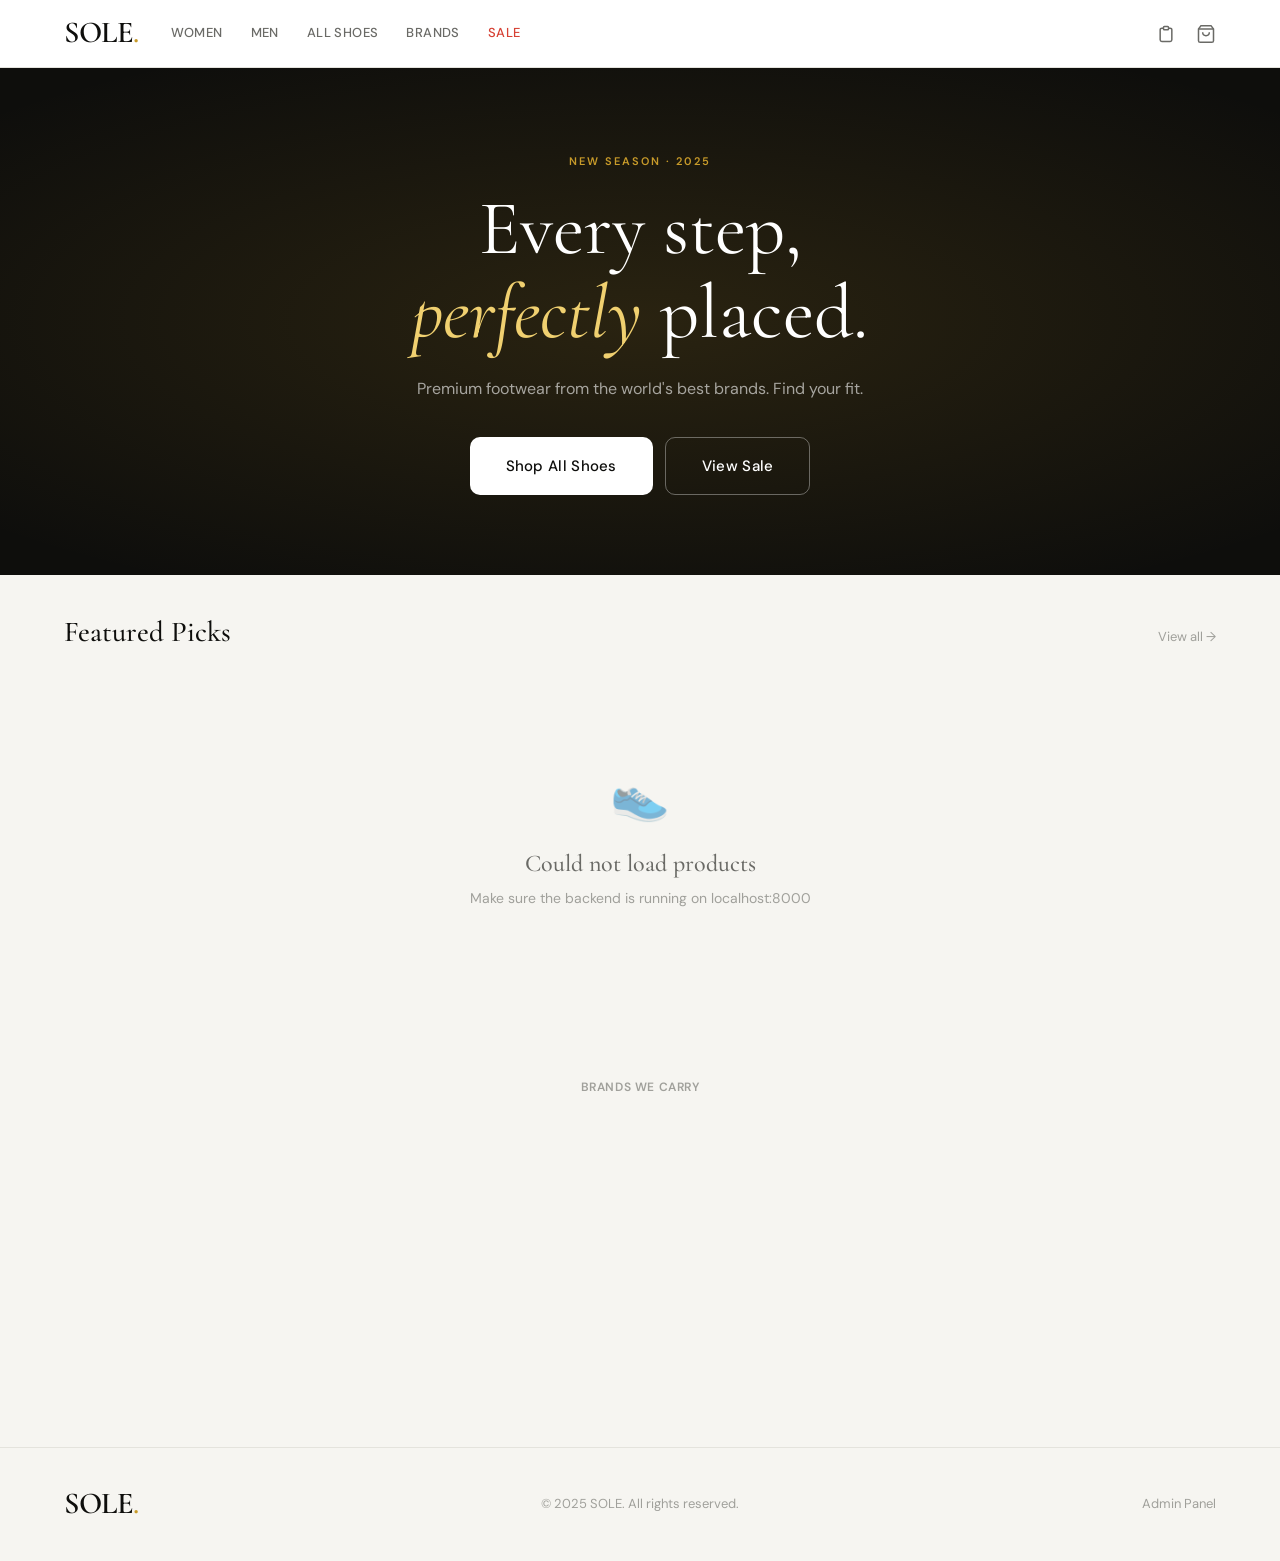
<file: frontend/index.html>
<!DOCTYPE html>
<html lang="en">
<head>
  <meta charset="UTF-8" />
  <meta name="viewport" content="width=device-width, initial-scale=1.0" />
  <title>SOLE. — Premium Footwear</title>
  <link rel="stylesheet" href="css/style.css" />
</head>
<body>

<!-- Sale Banner -->
<div class="sale-banner" id="sale-banner">
  <span>⚡ Flash Sale Live</span>
  <span class="discount-badge" id="sale-pct-banner">—% OFF</span>
  <span>Ends in</span>
  <span class="sale-countdown" id="banner-countdown">--:--:--</span>
  <a href="products.html" class="btn btn-sm" style="background:var(--gold);color:var(--black);margin-left:8px">Shop Now</a>
</div>

<!-- Nav -->
<nav class="nav">
  <div class="nav-inner">
    <a href="index.html" class="nav-brand">SOLE<span>.</span></a>
    <div class="nav-links">
      <a href="products.html?gender=women">Women</a>
      <a href="products.html?gender=men">Men</a>
      <a href="products.html">All Shoes</a>
      <a href="products.html?brand=Nike">Brands</a>
      <a href="products.html?sale=true" class="sale-link">Sale</a>
    </div>
    <div class="nav-right">
      <a href="orders.html" class="nav-icon-btn" title="My Orders">
        <svg fill="none" stroke="currentColor" stroke-width="1.8" viewBox="0 0 24 24"><path d="M9 5H7a2 2 0 00-2 2v12a2 2 0 002 2h10a2 2 0 002-2V7a2 2 0 00-2-2h-2"/><rect x="9" y="3" width="6" height="4" rx="1"/></svg>
      </a>
      <a href="cart.html" class="nav-icon-btn" title="Cart" style="position:relative">
        <svg fill="none" stroke="currentColor" stroke-width="1.8" viewBox="0 0 24 24"><path d="M6 2L3 6v14a2 2 0 002 2h14a2 2 0 002-2V6l-3-4z"/><line x1="3" y1="6" x2="21" y2="6"/><path d="M16 10a4 4 0 01-8 0"/></svg>
        <span class="cart-badge" id="cart-badge" style="display:none">0</span>
      </a>
    </div>
  </div>
</nav>

<!-- Hero -->
<section class="hero" id="hero">
  <div style="position:relative;z-index:1">
    <div class="hero-tag">New Season · 2025</div>
    <h1 class="hero-title">Every step,<br><em>perfectly</em> placed.</h1>
    <p class="hero-sub">Premium footwear from the world's best brands. Find your fit.</p>

    <!-- Live sale info (shown only when sale is active) -->
    <div class="hero-sale-info hidden" id="hero-sale-box">
      <span class="sale-countdown" id="hero-countdown">--:--:--</span>
      <span style="color:rgba(255,255,255,.5)">|</span>
      <span id="hero-sale-label">Flash Sale</span>
      <span class="discount-badge" id="hero-pct" style="background:var(--gold);color:var(--black)">— % OFF</span>
    </div>

    <div style="display:flex;gap:12px;justify-content:center;flex-wrap:wrap">
      <a href="products.html" class="btn btn-lg" style="background:var(--white);color:var(--black)">Shop All Shoes</a>
      <a href="products.html?sale=true" class="btn btn-lg" style="background:transparent;color:var(--white);border:1.5px solid rgba(255,255,255,.35)" id="sale-cta">View Sale</a>
    </div>
  </div>
</section>

<!-- Featured Products -->
<main class="container page-content">
  <div class="section-header">
    <h2 class="section-title">Featured Picks</h2>
    <a href="products.html" class="text-sm text-muted" style="margin-left:auto">View all →</a>
  </div>

  <div class="product-grid" id="featured-grid">
    <!-- Injected by JS -->
    <div class="page-loader" style="grid-column:1/-1">
      <div class="spinner"></div>
    </div>
  </div>

  <!-- Brands strip -->
  <div style="margin-top:64px">
    <p class="section-label" style="text-align:center;margin-bottom:28px">Brands we carry</p>
    <div style="display:flex;gap:32px;flex-wrap:wrap;justify-content:center;align-items:center">
      <span id="brands-list" class="text-muted" style="font-size:14px;display:flex;gap:32px;flex-wrap:wrap;justify-content:center"></span>
    </div>
  </div>
</main>

<!-- Footer -->
<footer style="border-top:1px solid var(--border);padding:32px 0;margin-top:40px">
  <div class="container" style="display:flex;justify-content:space-between;align-items:center;flex-wrap:wrap;gap:16px">
    <span class="nav-brand">SOLE<span>.</span></span>
    <span class="text-sm text-muted">© 2025 SOLE. All rights reserved.</span>
    <a href="admin.html" class="text-sm text-muted">Admin Panel</a>
  </div>
</footer>

<div id="toast-container"></div>

<script src="js/cart.js"></script>
<script src="js/api.js"></script>
<script src="js/pages/index.js"></script>
</body>
</html>
</file>
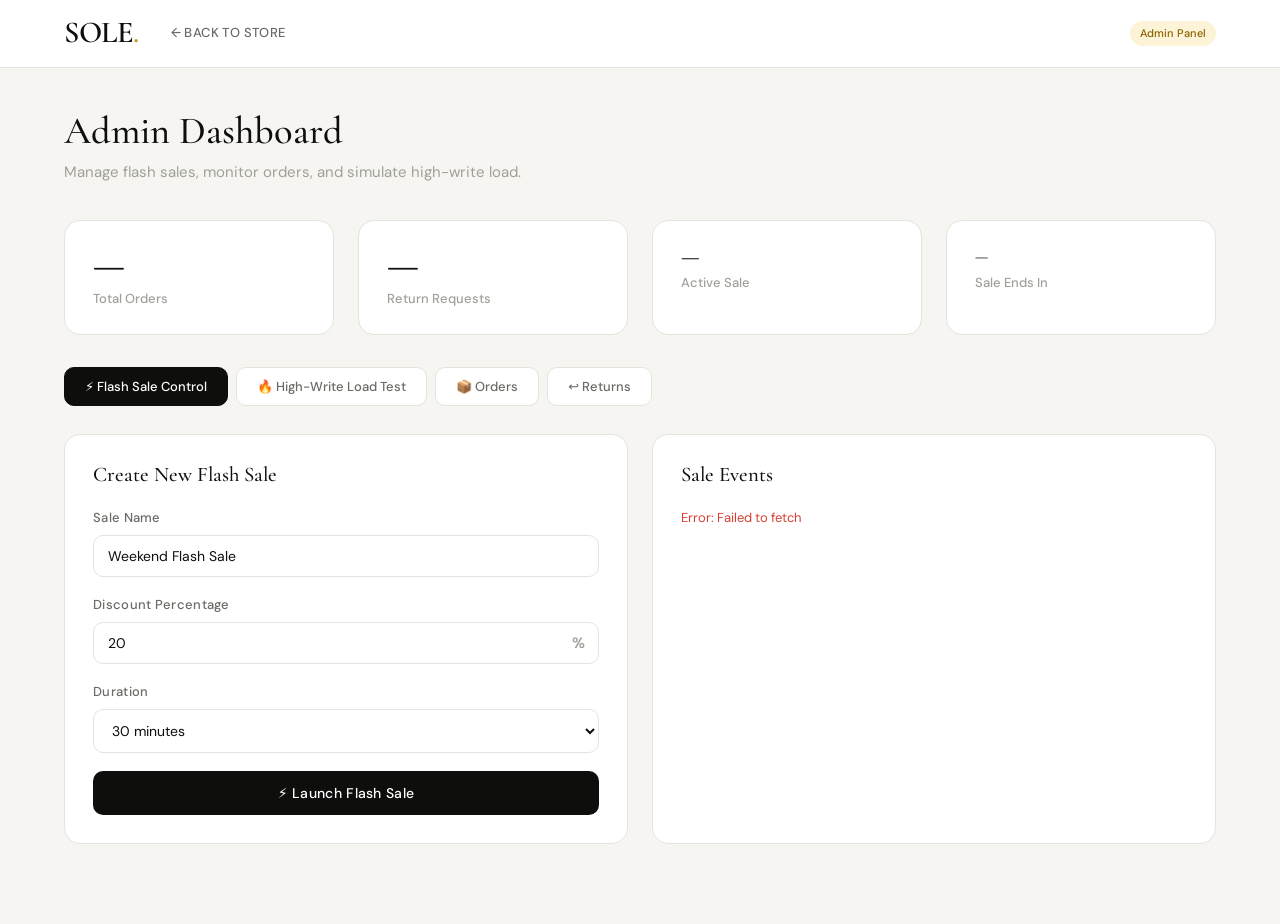
<file: frontend/admin.html>
<!DOCTYPE html>
<html lang="en">
<head>
  <meta charset="UTF-8" />
  <meta name="viewport" content="width=device-width, initial-scale=1.0" />
  <title>Admin Panel — SOLE.</title>
  <link rel="stylesheet" href="css/style.css" />
  <style>
    .admin-nav {
      display: flex; gap: 8px; flex-wrap: wrap; margin-bottom: 28px;
    }
    .admin-tab {
      padding: 10px 20px;
      border-radius: var(--radius-md);
      font-size: 13px;
      font-weight: 500;
      border: 1.5px solid var(--border);
      color: var(--text-secondary);
      background: var(--surface);
      cursor: pointer;
      transition: all var(--transition);
    }
    .admin-tab.active {
      background: var(--black);
      color: var(--white);
      border-color: var(--black);
    }

    .sale-row {
      display: flex;
      align-items: center;
      justify-content: space-between;
      padding: 16px 20px;
      border: 1.5px solid var(--border);
      border-radius: var(--radius-md);
      margin-bottom: 10px;
      background: var(--surface);
      gap: 12px;
      flex-wrap: wrap;
      transition: border-color var(--transition);
    }
    .sale-row.is-active {
      border-color: var(--gold);
      background: #FFFDF0;
    }
    .active-dot {
      width: 8px; height: 8px; border-radius: 50%;
      background: var(--green); box-shadow: 0 0 0 3px var(--green-light);
      display: inline-block; flex-shrink: 0;
      animation: pulse 1.5s ease infinite;
    }
    @keyframes pulse {
      0%, 100% { box-shadow: 0 0 0 3px var(--green-light); }
      50%       { box-shadow: 0 0 0 6px rgba(42,122,75,.15); }
    }
    .order-row {
      display: flex;
      align-items: center;
      justify-content: space-between;
      padding: 12px 18px;
      border-bottom: 1px solid var(--border);
      font-size: 13px;
      gap: 10px;
      flex-wrap: wrap;
    }
    .order-row:last-child { border-bottom: none; }

    .progress-bar {
      height: 4px;
      background: var(--border);
      border-radius: 99px;
      overflow: hidden;
      margin-top: 8px;
    }
    .progress-fill {
      height: 100%;
      background: var(--gold);
      border-radius: 99px;
      transition: width 300ms ease;
    }
    .demo-section {
      border: 1.5px dashed var(--border);
      border-radius: var(--radius-lg);
      padding: 28px;
      background: var(--surface);
    }
    .demo-section-title {
      font-family: var(--font-display);
      font-size: 1.2rem;
      font-weight: 500;
      margin-bottom: 6px;
    }
  </style>
</head>
<body>

<nav class="nav">
  <div class="nav-inner">
    <a href="index.html" class="nav-brand">SOLE<span>.</span></a>
    <div class="nav-links">
      <a href="products.html">← Back to Store</a>
    </div>
    <div class="nav-right">
      <span class="badge badge-gold" style="font-size:11px">Admin Panel</span>
    </div>
  </div>
</nav>

<main class="container page-content">
  <div style="margin-bottom:36px">
    <h1 style="font-family:var(--font-display);font-size:2.4rem;margin-bottom:6px">
      Admin Dashboard
    </h1>
    <p class="text-muted">Manage flash sales, monitor orders, and simulate high-write load.</p>
  </div>

  <!-- Stats Row -->
  <div class="admin-grid" style="margin-bottom:32px;grid-template-columns:repeat(4,1fr)">
    <div class="stat-card">
      <div class="stat-value" id="stat-orders">—</div>
      <div class="stat-label">Total Orders</div>
    </div>
    <div class="stat-card">
      <div class="stat-value" id="stat-returns">—</div>
      <div class="stat-label">Return Requests</div>
    </div>
    <div class="stat-card">
      <div class="stat-value" id="stat-sale-status" style="font-size:1.4rem">—</div>
      <div class="stat-label">Active Sale</div>
    </div>
    <div class="stat-card">
      <div class="stat-value text-sm" id="stat-sale-ends" style="font-size:1rem;line-height:1.4">—</div>
      <div class="stat-label">Sale Ends In</div>
    </div>
  </div>

  <!-- Tabs -->
  <div class="admin-nav">
    <button class="admin-tab active" data-tab="sales">⚡ Flash Sale Control</button>
    <button class="admin-tab" data-tab="load">🔥 High-Write Load Test</button>
    <button class="admin-tab" data-tab="orders">📦 Orders</button>
    <button class="admin-tab" data-tab="returns">↩️ Returns</button>
  </div>

  <!-- ─────────── TAB: FLASH SALE ─────────── -->
  <div id="tab-sales">
    <div style="display:grid;grid-template-columns:1fr 1fr;gap:24px">
      <!-- Create Sale -->
      <div class="card">
        <h3 style="font-family:var(--font-display);font-size:1.3rem;margin-bottom:20px">
          Create New Flash Sale
        </h3>
        <div class="form-group">
          <label class="form-label">Sale Name</label>
          <input type="text" class="form-input" id="sale-name" value="Weekend Flash Sale"
                 placeholder="e.g. Weekend Flash Sale" />
        </div>
        <div class="form-group">
          <label class="form-label">Discount Percentage</label>
          <div style="position:relative">
            <input type="number" class="form-input" id="sale-discount" value="20"
                   min="1" max="90" style="padding-right:36px" />
            <span style="position:absolute;right:14px;top:50%;transform:translateY(-50%);
                         color:var(--text-muted);font-weight:600">%</span>
          </div>
        </div>
        <div class="form-group">
          <label class="form-label">Duration</label>
          <select class="form-select" id="sale-duration">
            <option value="10">10 minutes (demo)</option>
            <option value="30" selected>30 minutes</option>
            <option value="60">1 hour</option>
            <option value="120">2 hours</option>
            <option value="1440">24 hours</option>
          </select>
        </div>
        <button class="btn btn-primary btn-block" id="create-sale-btn">
          ⚡ Launch Flash Sale
        </button>
      </div>

      <!-- Active Sales -->
      <div class="card">
        <h3 style="font-family:var(--font-display);font-size:1.3rem;margin-bottom:20px">
          Sale Events
        </h3>
        <div id="sales-list">
          <div class="page-loader" style="padding:32px 0"><div class="spinner"></div></div>
        </div>
      </div>
    </div>
  </div>

  <!-- ─────────── TAB: LOAD TEST ─────────── -->
  <div id="tab-load" class="hidden">
    <div class="demo-section" style="margin-bottom:24px">
      <div class="demo-section-title">⚡ High-Write Load Simulator</div>
      <p class="text-muted" style="font-size:14px;margin-bottom:20px">
        This simulates a flash sale scenario where multiple concurrent users attempt to
        purchase the same limited-stock variant simultaneously. The backend uses
        <code style="background:var(--bg);padding:2px 6px;border-radius:4px;font-size:12px">UPDATE ... WHERE stock >= qty</code>
        inside an InnoDB transaction to prevent overselling — only one request wins per
        available unit of stock.
      </p>

      <div style="display:grid;grid-template-columns:repeat(3,1fr);gap:16px;margin-bottom:20px">
        <div class="form-group" style="margin:0">
          <label class="form-label">Concurrent Requests</label>
          <select class="form-select" id="load-concurrency">
            <option value="5">5 requests</option>
            <option value="10" selected>10 requests</option>
            <option value="20">20 requests</option>
            <option value="50">50 requests</option>
          </select>
        </div>
        <div class="form-group" style="margin:0">
          <label class="form-label">Target Variant (Product ID)</label>
          <input type="number" class="form-input" id="load-product-id" value="1" min="1" max="8" />
        </div>
        <div class="form-group" style="margin:0">
          <label class="form-label">Size (EU)</label>
          <select class="form-select" id="load-size">
            <option value="42" selected>42</option>
            <option value="41">41</option>
            <option value="43">43</option>
            <option value="44">44</option>
          </select>
        </div>
      </div>

      <div style="display:flex;gap:10px;flex-wrap:wrap">
        <button class="btn btn-primary" id="run-load-test-btn">
          🔥 Run Load Test
        </button>
        <button class="btn btn-ghost" id="clear-log-btn">Clear Log</button>
        <button class="btn btn-outline" id="check-stock-btn">Check Current Stock</button>
      </div>
    </div>

    <!-- Progress -->
    <div class="hidden" id="load-progress-box" style="margin-bottom:16px">
      <div style="display:flex;justify-content:space-between;font-size:13px;margin-bottom:6px">
        <span>Sending requests…</span>
        <span id="load-progress-label">0 / 0</span>
      </div>
      <div class="progress-bar">
        <div class="progress-fill" id="load-progress-fill" style="width:0%"></div>
      </div>
    </div>

    <!-- Summary -->
    <div class="hidden" id="load-summary"
         style="display:grid;grid-template-columns:repeat(4,1fr);gap:12px;margin-bottom:16px">
      <div class="stat-card" style="padding:16px 20px">
        <div class="stat-value text-green" id="load-success-count">0</div>
        <div class="stat-label">Orders Created</div>
      </div>
      <div class="stat-card" style="padding:16px 20px">
        <div class="stat-value text-red" id="load-fail-count">0</div>
        <div class="stat-label">Stock Conflicts</div>
      </div>
      <div class="stat-card" style="padding:16px 20px">
        <div class="stat-value" id="load-total-count">0</div>
        <div class="stat-label">Total Requests</div>
      </div>
      <div class="stat-card" style="padding:16px 20px">
        <div class="stat-value" id="load-time">—</div>
        <div class="stat-label">Duration (ms)</div>
      </div>
    </div>

    <!-- Log Output -->
    <div class="load-test-results" id="load-log">
      <span class="log-info">// Load test results will appear here.</span><br>
      <span class="log-info">// Start by launching a Flash Sale, then run the test.</span>
    </div>
  </div>

  <!-- ─────────── TAB: ORDERS ─────────── -->
  <div id="tab-orders" class="hidden">
    <div class="card" style="padding:0">
      <div style="padding:20px 24px;border-bottom:1px solid var(--border);
                  display:flex;justify-content:space-between;align-items:center;flex-wrap:wrap;gap:10px">
        <h3 style="font-family:var(--font-display);font-size:1.2rem">All Orders</h3>
        <button class="btn btn-ghost btn-sm" onclick="loadAdminOrders()">↻ Refresh</button>
      </div>
      <div id="admin-orders-list">
        <div class="page-loader"><div class="spinner"></div></div>
      </div>
    </div>

    <div style="margin-top:16px;padding:14px 18px;background:var(--bg);border-radius:var(--radius-md);
                font-size:13px;color:var(--text-secondary)">
      💡 <strong>Advance status</strong> to simulate delivery progression — useful for testing the returns flow.
    </div>
  </div>

  <!-- ─────────── TAB: RETURNS ─────────── -->
  <div id="tab-returns" class="hidden">
    <div class="card" style="padding:0">
      <div style="padding:20px 24px;border-bottom:1px solid var(--border);
                  display:flex;justify-content:space-between;align-items:center;flex-wrap:wrap;gap:10px">
        <h3 style="font-family:var(--font-display);font-size:1.2rem">Return Requests</h3>
        <button class="btn btn-ghost btn-sm" onclick="loadAdminReturns()">↻ Refresh</button>
      </div>
      <div id="admin-returns-list">
        <div class="page-loader"><div class="spinner"></div></div>
      </div>
    </div>
  </div>
</main>

<div id="toast-container"></div>

<script src="js/cart.js"></script>
<script src="js/api.js"></script>
<script src="js/pages/admin.js"></script>
</body>
</html>
</file>
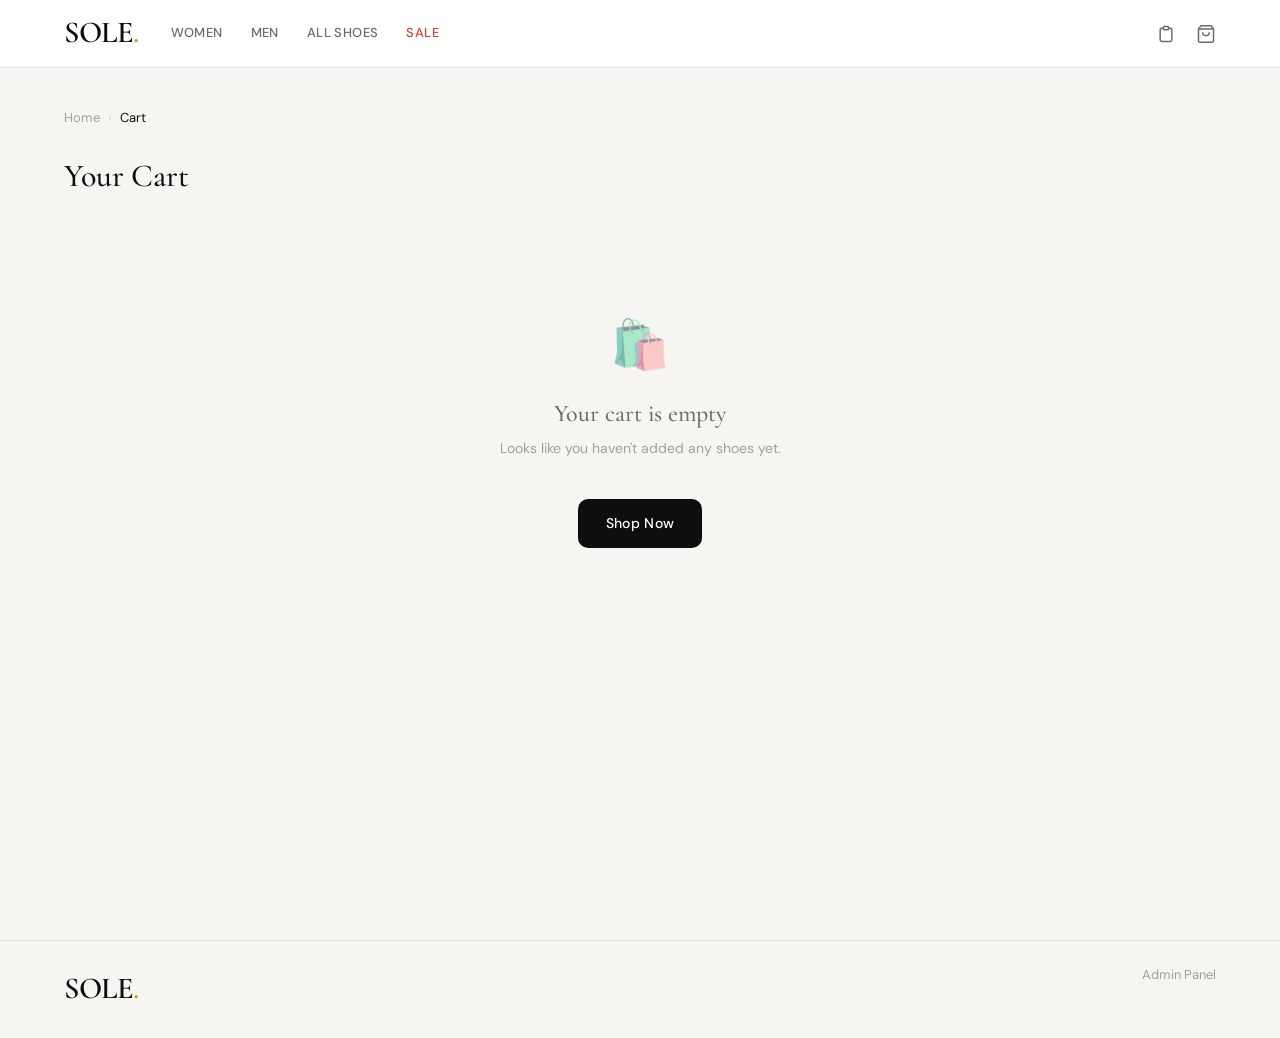
<file: frontend/cart.html>
<!DOCTYPE html>
<html lang="en">
<head>
  <meta charset="UTF-8" />
  <meta name="viewport" content="width=device-width, initial-scale=1.0" />
  <title>Cart — SOLE.</title>
  <link rel="stylesheet" href="css/style.css" />
</head>
<body>

<div class="sale-banner" id="sale-banner">
  <span>⚡ Flash Sale Live</span>
  <span class="discount-badge" id="sale-pct-banner">—% OFF</span>
  <span>Ends in</span>
  <span class="sale-countdown" id="banner-countdown">--:--:--</span>
</div>

<nav class="nav">
  <div class="nav-inner">
    <a href="index.html" class="nav-brand">SOLE<span>.</span></a>
    <div class="nav-links">
      <a href="products.html?gender=women">Women</a>
      <a href="products.html?gender=men">Men</a>
      <a href="products.html">All Shoes</a>
      <a href="products.html?sale=true" class="sale-link">Sale</a>
    </div>
    <div class="nav-right">
      <a href="orders.html" class="nav-icon-btn">
        <svg fill="none" stroke="currentColor" stroke-width="1.8" viewBox="0 0 24 24"><path d="M9 5H7a2 2 0 00-2 2v12a2 2 0 002 2h10a2 2 0 002-2V7a2 2 0 00-2-2h-2"/><rect x="9" y="3" width="6" height="4" rx="1"/></svg>
      </a>
      <a href="cart.html" class="nav-icon-btn" style="position:relative">
        <svg fill="none" stroke="currentColor" stroke-width="1.8" viewBox="0 0 24 24"><path d="M6 2L3 6v14a2 2 0 002 2h14a2 2 0 002-2V6l-3-4z"/><line x1="3" y1="6" x2="21" y2="6"/><path d="M16 10a4 4 0 01-8 0"/></svg>
        <span class="cart-badge" id="cart-badge" style="display:none">0</span>
      </a>
    </div>
  </div>
</nav>

<main class="container page-content">
  <div class="breadcrumb">
    <a href="index.html">Home</a>
    <span class="sep">›</span>
    <span class="current">Cart</span>
  </div>

  <h1 style="font-family:var(--font-display);font-size:2rem;margin-bottom:32px">
    Your Cart <span class="section-count" id="cart-count-title"></span>
  </h1>

  <!-- Empty State -->
  <div class="empty-state hidden" id="empty-state">
    <div class="empty-state-icon">🛍️</div>
    <h3>Your cart is empty</h3>
    <p>Looks like you haven't added any shoes yet.</p>
    <a href="products.html" class="btn btn-primary mt-16">Shop Now</a>
  </div>

  <!-- Cart Content -->
  <div class="cart-layout" id="cart-content">
    <!-- Cart Items -->
    <div>
      <div class="card" style="padding:0 28px">
        <div id="cart-items-list"><!-- JS --></div>
      </div>
    </div>

    <!-- Order Summary -->
    <div>
      <div class="cart-summary">
        <div class="summary-title">Order Summary</div>

        <div class="summary-row">
          <span>Subtotal</span>
          <span id="summary-subtotal">$0.00</span>
        </div>
        <div class="summary-row hidden" id="discount-row" style="color:var(--red)">
          <span id="discount-label">Sale Discount</span>
          <span id="summary-discount">-$0.00</span>
        </div>
        <div class="summary-row">
          <span>Shipping</span>
          <span id="summary-shipping">Free</span>
        </div>
        <div class="summary-row total">
          <span>Total</span>
          <span id="summary-total">$0.00</span>
        </div>

        <button class="btn btn-primary btn-block btn-lg mt-24" id="checkout-btn">
          Proceed to Checkout
        </button>

        <div style="text-align:center;margin-top:14px">
          <a href="products.html" class="text-sm text-muted" style="text-decoration:underline">
            Continue Shopping
          </a>
        </div>
      </div>

      <!-- Sale nudge (shown if sale active) -->
      <div class="hidden" id="sale-nudge"
           style="margin-top:14px;background:var(--black);color:var(--white);
                  border-radius:var(--radius-md);padding:16px 18px;font-size:13px;
                  display:flex;align-items:center;gap:10px">
        <span style="font-size:18px">⚡</span>
        <div>
          <strong id="sale-nudge-label">Flash Sale</strong> is live!<br>
          <span style="color:rgba(255,255,255,.6)">Your discounted prices are applied above.</span>
        </div>
      </div>
    </div>
  </div>

  <!-- Checkout Modal -->
  <div class="modal-overlay hidden" id="checkout-modal">
    <div class="modal">
      <h2 class="modal-title">Shipping Details</h2>
      <div class="form-group">
        <label class="form-label">Full Name</label>
        <input type="text" class="form-input" id="shipping-name"
               placeholder="Alex Mercer" value="Alex Mercer" />
      </div>
      <div class="form-group">
        <label class="form-label">Delivery Address</label>
        <textarea class="form-textarea" id="shipping-address"
                  placeholder="123 Main St, City, Country">123 Main St, Apt 4B, New York, NY 10001</textarea>
      </div>
      <div style="margin-top:8px;padding:12px 14px;background:var(--bg);
                  border-radius:var(--radius-md);font-size:13px;color:var(--text-secondary)">
        <strong>Order Total:</strong>
        <span id="modal-total" style="color:var(--text-primary);font-weight:600;margin-left:4px"></span>
      </div>
      <div style="display:flex;gap:10px;margin-top:24px">
        <button class="btn btn-ghost" style="flex:1" onclick="closeCheckoutModal()">Cancel</button>
        <button class="btn btn-primary" style="flex:1" id="place-order-btn">
          Place Order
        </button>
      </div>
    </div>
  </div>
</main>

<footer style="border-top:1px solid var(--border);padding:24px 0;margin-top:40px">
  <div class="container" style="display:flex;justify-content:space-between;flex-wrap:wrap;gap:8px">
    <span class="nav-brand">SOLE<span>.</span></span>
    <a href="admin.html" class="text-sm text-muted">Admin Panel</a>
  </div>
</footer>

<div id="toast-container"></div>

<script src="js/cart.js"></script>
<script src="js/api.js"></script>
<script src="js/pages/cart.js"></script>
</body>
</html>
</file>
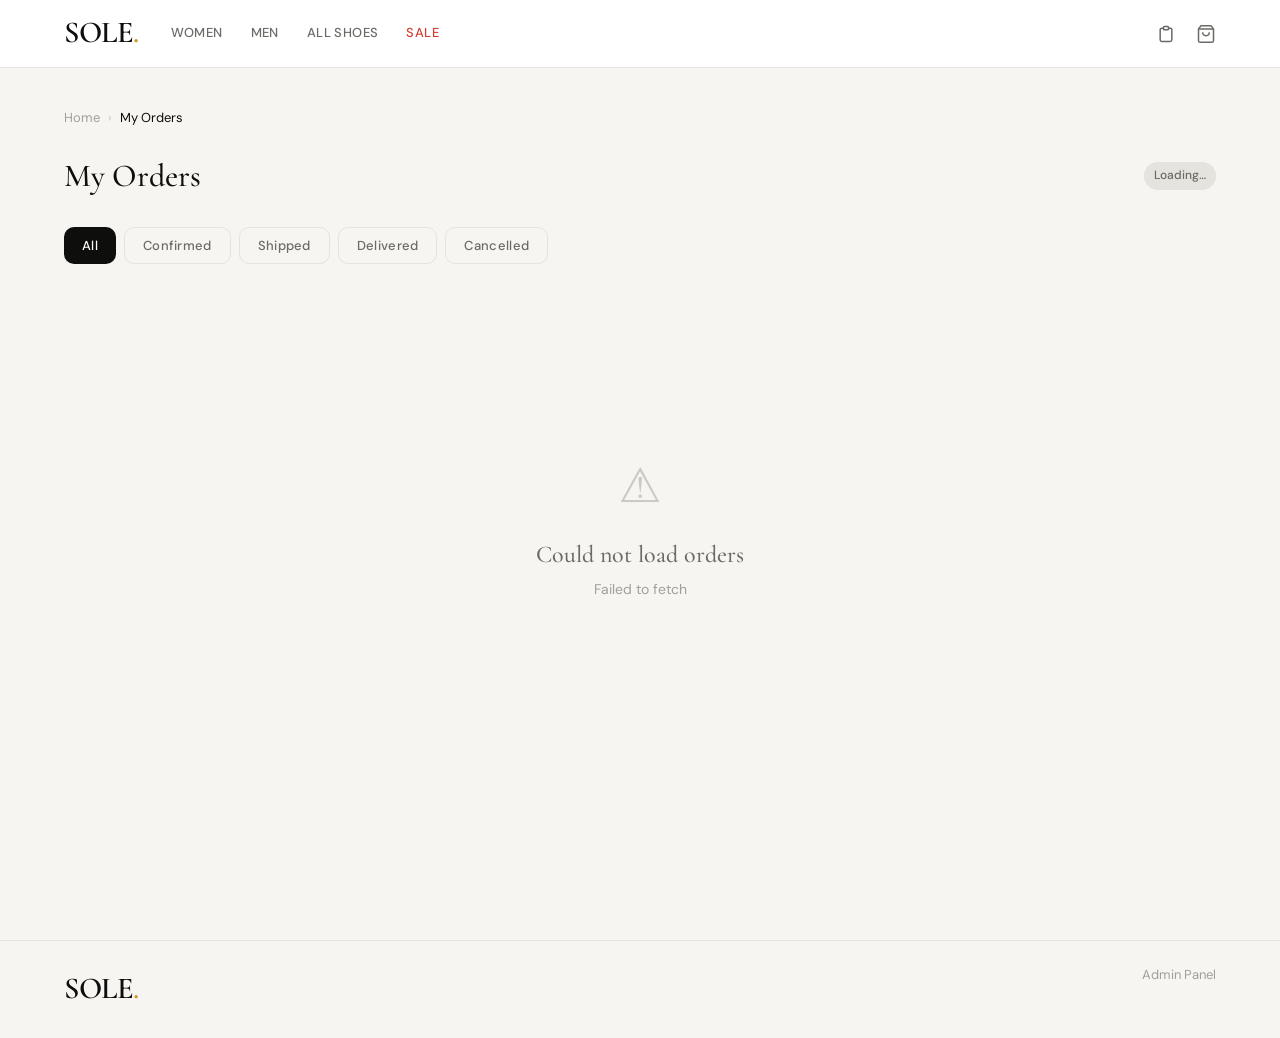
<file: frontend/confirmation.html>
<!DOCTYPE html>
<html lang="en">
<head>
  <meta charset="UTF-8" />
  <meta name="viewport" content="width=device-width, initial-scale=1.0" />
  <title>Order Confirmed — SOLE.</title>
  <link rel="stylesheet" href="css/style.css" />
</head>
<body>

<nav class="nav">
  <div class="nav-inner">
    <a href="index.html" class="nav-brand">SOLE<span>.</span></a>
    <div class="nav-links">
      <a href="products.html">Shop</a>
    </div>
    <div class="nav-right">
      <a href="orders.html" class="nav-icon-btn">
        <svg fill="none" stroke="currentColor" stroke-width="1.8" viewBox="0 0 24 24"><path d="M9 5H7a2 2 0 00-2 2v12a2 2 0 002 2h10a2 2 0 002-2V7a2 2 0 00-2-2h-2"/><rect x="9" y="3" width="6" height="4" rx="1"/></svg>
      </a>
      <a href="cart.html" class="nav-icon-btn" style="position:relative">
        <svg fill="none" stroke="currentColor" stroke-width="1.8" viewBox="0 0 24 24"><path d="M6 2L3 6v14a2 2 0 002 2h14a2 2 0 002-2V6l-3-4z"/><line x1="3" y1="6" x2="21" y2="6"/><path d="M16 10a4 4 0 01-8 0"/></svg>
        <span class="cart-badge" id="cart-badge" style="display:none">0</span>
      </a>
    </div>
  </div>
</nav>

<main class="container page-content">
  <div class="page-loader" id="loader"><div class="spinner"></div></div>

  <div class="hidden" id="confirmation-content">
    <div class="confirmation-card">
      <div class="check-circle">✓</div>
      <h1 style="font-family:var(--font-display);font-size:2.2rem;margin-bottom:8px">Order Confirmed!</h1>
      <p class="text-muted" style="font-size:15px;margin-bottom:28px">
        Thank you for your purchase. We'll start processing your order right away.
      </p>

      <div style="background:var(--bg);border-radius:var(--radius-md);
                  padding:16px 20px;margin-bottom:24px;text-align:left">
        <div style="display:flex;justify-content:space-between;align-items:center;flex-wrap:wrap;gap:8px">
          <div>
            <div class="text-sm text-muted">Order ID</div>
            <div style="font-family:var(--font-display);font-size:1.3rem;font-weight:600" id="conf-order-id"></div>
          </div>
          <div id="conf-status-badge"></div>
        </div>
        <hr class="divider" style="margin:14px 0">
        <div style="display:flex;justify-content:space-between;font-size:14px;color:var(--text-secondary)">
          <span>Placed on</span>
          <span id="conf-date"></span>
        </div>
        <div style="display:flex;justify-content:space-between;font-size:14px;color:var(--text-secondary);margin-top:6px">
          <span>Ship to</span>
          <span id="conf-address" style="text-align:right;max-width:200px"></span>
        </div>
      </div>

      <!-- Items -->
      <div style="text-align:left;margin-bottom:24px">
        <div class="section-label" style="margin-bottom:12px">Items Ordered</div>
        <div id="conf-items"></div>
      </div>

      <!-- Total -->
      <div style="background:var(--black);color:var(--white);border-radius:var(--radius-md);
                  padding:16px 20px;display:flex;justify-content:space-between;align-items:center;
                  margin-bottom:28px">
        <span style="font-size:14px">Total Paid</span>
        <span style="font-family:var(--font-display);font-size:1.6rem;font-weight:600" id="conf-total"></span>
      </div>

      <div style="display:flex;gap:12px;justify-content:center;flex-wrap:wrap">
        <a href="orders.html" class="btn btn-primary">View My Orders</a>
        <a href="products.html" class="btn btn-outline">Continue Shopping</a>
      </div>
    </div>
  </div>
</main>

<div id="toast-container"></div>

<script src="js/cart.js"></script>
<script src="js/api.js"></script>
<script src="js/pages/confirmation.js"></script>
</body>
</html>
</file>
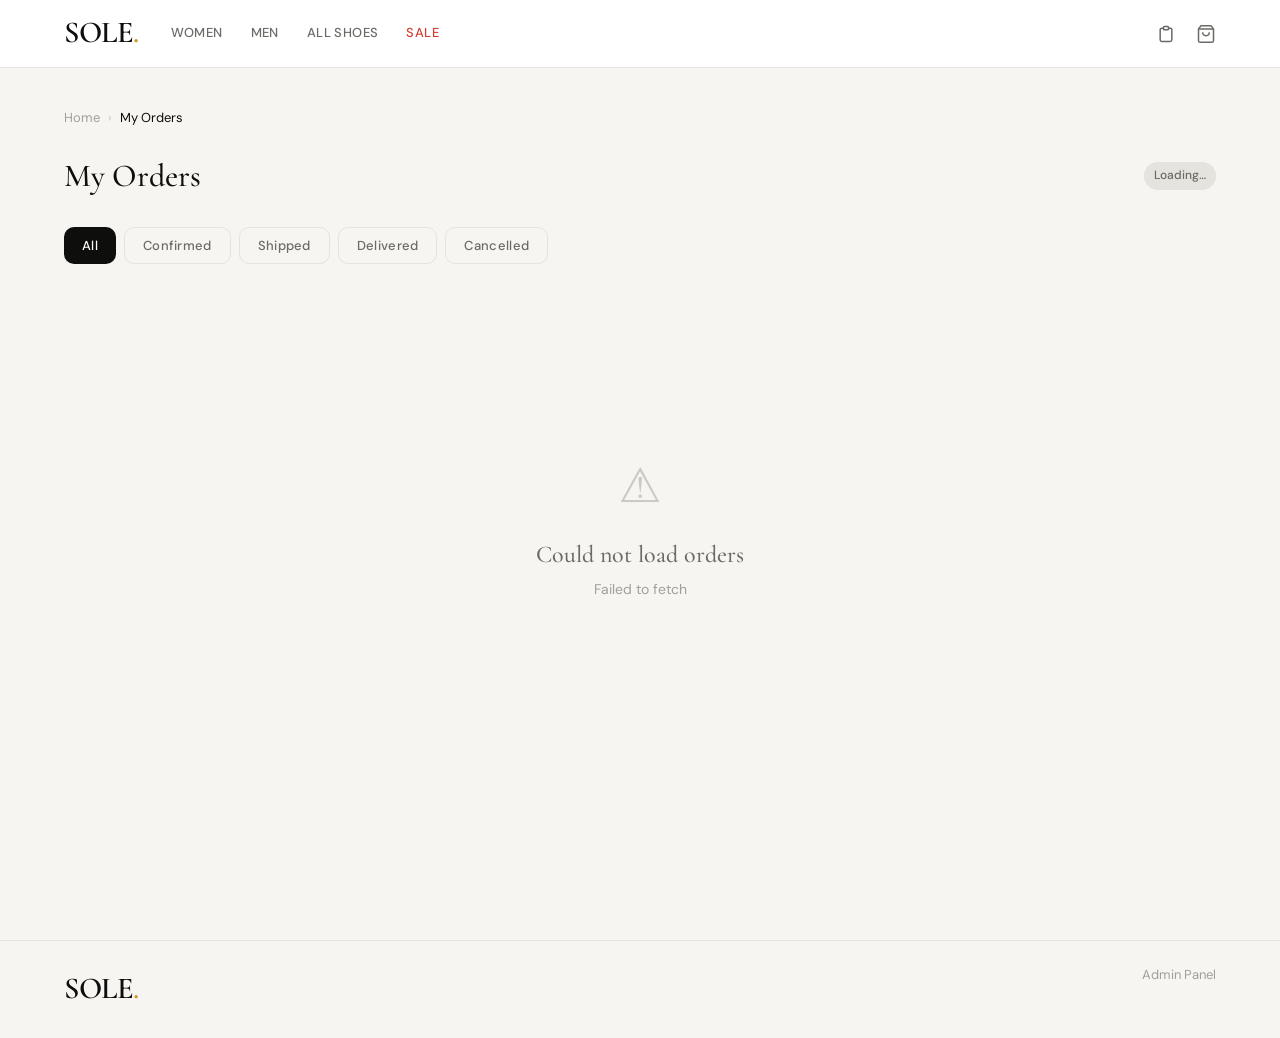
<file: frontend/orders.html>
<!DOCTYPE html>
<html lang="en">
<head>
  <meta charset="UTF-8" />
  <meta name="viewport" content="width=device-width, initial-scale=1.0" />
  <title>My Orders — SOLE.</title>
  <link rel="stylesheet" href="css/style.css" />
</head>
<body>

<nav class="nav">
  <div class="nav-inner">
    <a href="index.html" class="nav-brand">SOLE<span>.</span></a>
    <div class="nav-links">
      <a href="products.html?gender=women">Women</a>
      <a href="products.html?gender=men">Men</a>
      <a href="products.html">All Shoes</a>
      <a href="products.html?sale=true" class="sale-link">Sale</a>
    </div>
    <div class="nav-right">
      <a href="orders.html" class="nav-icon-btn active">
        <svg fill="none" stroke="currentColor" stroke-width="1.8" viewBox="0 0 24 24"><path d="M9 5H7a2 2 0 00-2 2v12a2 2 0 002 2h10a2 2 0 002-2V7a2 2 0 00-2-2h-2"/><rect x="9" y="3" width="6" height="4" rx="1"/></svg>
      </a>
      <a href="cart.html" class="nav-icon-btn" style="position:relative">
        <svg fill="none" stroke="currentColor" stroke-width="1.8" viewBox="0 0 24 24"><path d="M6 2L3 6v14a2 2 0 002 2h14a2 2 0 002-2V6l-3-4z"/><line x1="3" y1="6" x2="21" y2="6"/><path d="M16 10a4 4 0 01-8 0"/></svg>
        <span class="cart-badge" id="cart-badge" style="display:none">0</span>
      </a>
    </div>
  </div>
</nav>

<main class="container page-content">
  <div class="breadcrumb">
    <a href="index.html">Home</a>
    <span class="sep">›</span>
    <span class="current">My Orders</span>
  </div>

  <div style="display:flex;align-items:center;justify-content:space-between;margin-bottom:32px;flex-wrap:wrap;gap:12px">
    <h1 style="font-family:var(--font-display);font-size:2rem">My Orders</h1>
    <span class="badge badge-neutral" id="order-count-badge">Loading…</span>
  </div>

  <!-- Status filter tabs -->
  <div style="display:flex;gap:8px;flex-wrap:wrap;margin-bottom:24px" id="status-tabs">
    <button class="btn btn-primary btn-sm active-tab" data-status="">All</button>
    <button class="btn btn-ghost btn-sm" data-status="confirmed">Confirmed</button>
    <button class="btn btn-ghost btn-sm" data-status="shipped">Shipped</button>
    <button class="btn btn-ghost btn-sm" data-status="delivered">Delivered</button>
    <button class="btn btn-ghost btn-sm" data-status="cancelled">Cancelled</button>
  </div>

  <div class="page-loader" id="loader"><div class="spinner"></div></div>

  <div class="hidden" id="orders-list"></div>

  <div class="empty-state hidden" id="empty-state">
    <div class="empty-state-icon">📦</div>
    <h3>No orders yet</h3>
    <p>Your orders will appear here once you make a purchase.</p>
    <a href="products.html" class="btn btn-primary mt-16">Shop Now</a>
  </div>
</main>

<footer style="border-top:1px solid var(--border);padding:24px 0;margin-top:40px">
  <div class="container" style="display:flex;justify-content:space-between;flex-wrap:wrap;gap:8px">
    <span class="nav-brand">SOLE<span>.</span></span>
    <a href="admin.html" class="text-sm text-muted">Admin Panel</a>
  </div>
</footer>

<div id="toast-container"></div>

<script src="js/cart.js"></script>
<script src="js/api.js"></script>
<script src="js/pages/orders.js"></script>
</body>
</html>
</file>
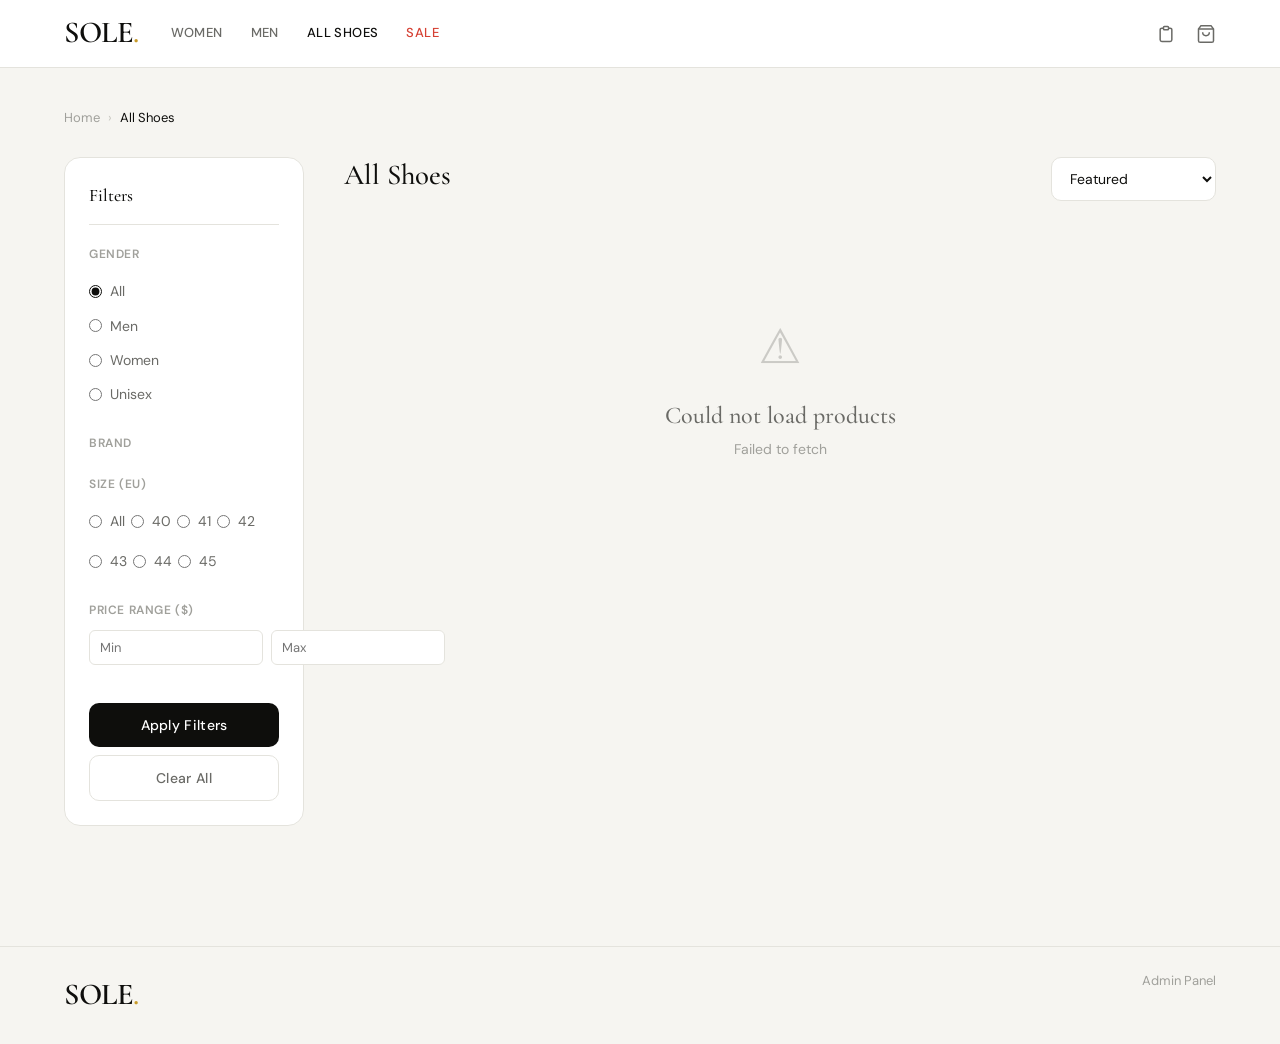
<file: frontend/product.html>
<!DOCTYPE html>
<html lang="en">
<head>
  <meta charset="UTF-8" />
  <meta name="viewport" content="width=device-width, initial-scale=1.0" />
  <title>Product — SOLE.</title>
  <link rel="stylesheet" href="css/style.css" />
</head>
<body>

<div class="sale-banner" id="sale-banner">
  <span>⚡ Flash Sale Live</span>
  <span class="discount-badge" id="sale-pct-banner">—% OFF</span>
  <span>Ends in</span>
  <span class="sale-countdown" id="banner-countdown">--:--:--</span>
</div>

<nav class="nav">
  <div class="nav-inner">
    <a href="index.html" class="nav-brand">SOLE<span>.</span></a>
    <div class="nav-links">
      <a href="products.html?gender=women">Women</a>
      <a href="products.html?gender=men">Men</a>
      <a href="products.html">All Shoes</a>
      <a href="products.html?sale=true" class="sale-link">Sale</a>
    </div>
    <div class="nav-right">
      <a href="orders.html" class="nav-icon-btn" title="My Orders">
        <svg fill="none" stroke="currentColor" stroke-width="1.8" viewBox="0 0 24 24"><path d="M9 5H7a2 2 0 00-2 2v12a2 2 0 002 2h10a2 2 0 002-2V7a2 2 0 00-2-2h-2"/><rect x="9" y="3" width="6" height="4" rx="1"/></svg>
      </a>
      <a href="cart.html" class="nav-icon-btn" style="position:relative">
        <svg fill="none" stroke="currentColor" stroke-width="1.8" viewBox="0 0 24 24"><path d="M6 2L3 6v14a2 2 0 002 2h14a2 2 0 002-2V6l-3-4z"/><line x1="3" y1="6" x2="21" y2="6"/><path d="M16 10a4 4 0 01-8 0"/></svg>
        <span class="cart-badge" id="cart-badge" style="display:none">0</span>
      </a>
    </div>
  </div>
</nav>

<main class="container page-content" id="product-page">
  <!-- Loading state -->
  <div class="page-loader" id="loader">
    <div class="spinner"></div>
  </div>

  <!-- Product content (hidden until loaded) -->
  <div id="product-content" class="hidden">
    <div class="breadcrumb">
      <a href="index.html">Home</a>
      <span class="sep">›</span>
      <a href="products.html">Shoes</a>
      <span class="sep">›</span>
      <span class="current" id="bc-brand">—</span>
    </div>

    <div class="product-detail-grid">
      <!-- Gallery -->
      <div class="gallery">
        <div class="gallery-main">
          <img id="main-image" src="" alt="" />
        </div>
        <div class="gallery-thumbs" id="gallery-thumbs">
          <!-- Injected -->
        </div>
      </div>

      <!-- Product Info -->
      <div class="product-info">
        <div class="product-detail-brand">
          <span id="detail-brand">—</span>
          <span class="text-muted" style="font-weight:400;text-transform:none;letter-spacing:0" id="detail-sku">—</span>
        </div>

        <h1 class="product-detail-name" id="detail-name">—</h1>

        <div style="display:flex;align-items:center;gap:10px;margin-bottom:4px">
          <span class="stars">★★★★<span class="empty">★</span></span>
          <span class="text-sm text-muted">4.2 · 38 reviews</span>
        </div>

        <!-- Price -->
        <div class="product-detail-price">
          <span class="price-big" id="detail-price-current">—</span>
          <span class="price-original hidden" id="detail-price-original"></span>
          <span class="sale-pct-badge hidden" id="detail-sale-badge"></span>
        </div>

        <!-- Sale notice -->
        <div class="hidden" id="sale-notice"
             style="background:var(--red-light);border:1px solid rgba(214,64,51,.15);
                    border-radius:var(--radius-md);padding:10px 14px;
                    font-size:13px;color:var(--red);margin-bottom:20px;display:flex;gap:8px;align-items:center">
          ⚡ <span>Flash Sale active — <strong id="sale-notice-pct"></strong> off all styles!</span>
        </div>

        <hr class="divider">

        <!-- Color Selector -->
        <div>
          <div class="section-label">Color &nbsp;<span id="selected-color" class="font-medium" style="text-transform:none;color:var(--text-primary)"></span></div>
          <div class="color-options" id="color-options"><!-- JS --></div>
        </div>

        <!-- Size Selector -->
        <div style="margin-top:20px">
          <div class="section-label" style="display:flex;justify-content:space-between">
            <span>Size <span style="text-transform:none;font-weight:400;color:var(--text-secondary)">EU</span></span>
            <a href="#" class="text-sm" style="text-decoration:underline;color:var(--text-muted);text-transform:none;font-weight:400">Size guide</a>
          </div>
          <div class="size-grid" id="size-grid"><!-- JS --></div>
        </div>

        <!-- Stock -->
        <div style="margin-top:12px;min-height:20px">
          <span class="stock-indicator" id="stock-indicator"></span>
        </div>

        <!-- Add to Cart -->
        <div style="display:flex;gap:10px;margin-top:20px">
          <button class="btn btn-primary btn-lg" style="flex:1" id="add-to-cart-btn" disabled>
            <svg width="18" height="18" fill="none" stroke="currentColor" stroke-width="2" viewBox="0 0 24 24"><path d="M6 2L3 6v14a2 2 0 002 2h14a2 2 0 002-2V6l-3-4z"/><line x1="3" y1="6" x2="21" y2="6"/><path d="M16 10a4 4 0 01-8 0"/></svg>
            Add to Cart
          </button>
          <button class="icon-btn" id="wishlist-btn" title="Save">
            <svg width="18" height="18" fill="none" stroke="currentColor" stroke-width="1.8" viewBox="0 0 24 24"><path d="M20.84 4.61a5.5 5.5 0 00-7.78 0L12 5.67l-1.06-1.06a5.5 5.5 0 00-7.78 7.78l1.06 1.06L12 21.23l7.78-7.78 1.06-1.06a5.5 5.5 0 000-7.78z"/></svg>
          </button>
        </div>

        <!-- Delivery note -->
        <div style="margin-top:14px;font-size:13px;color:var(--text-muted);display:flex;align-items:center;gap:8px">
          <svg width="16" height="16" fill="none" stroke="currentColor" stroke-width="1.8" viewBox="0 0 24 24"><rect x="1" y="3" width="15" height="13"/><polygon points="16 8 20 8 23 11 23 16 16 16 16 8"/><circle cx="5.5" cy="18.5" r="2.5"/><circle cx="18.5" cy="18.5" r="2.5"/></svg>
          Free delivery on orders over $30.00
        </div>

        <hr class="divider">

        <!-- Description -->
        <p class="text-sm" style="color:var(--text-secondary);line-height:1.7" id="detail-description"></p>
      </div>
    </div>
  </div>
</main>

<footer style="border-top:1px solid var(--border);padding:24px 0;margin-top:40px">
  <div class="container" style="display:flex;justify-content:space-between;flex-wrap:wrap;gap:8px">
    <span class="nav-brand">SOLE<span>.</span></span>
    <a href="admin.html" class="text-sm text-muted">Admin Panel</a>
  </div>
</footer>

<div id="toast-container"></div>

<script src="js/cart.js"></script>
<script src="js/api.js"></script>
<script src="js/pages/product.js"></script>
</body>
</html>
</file>
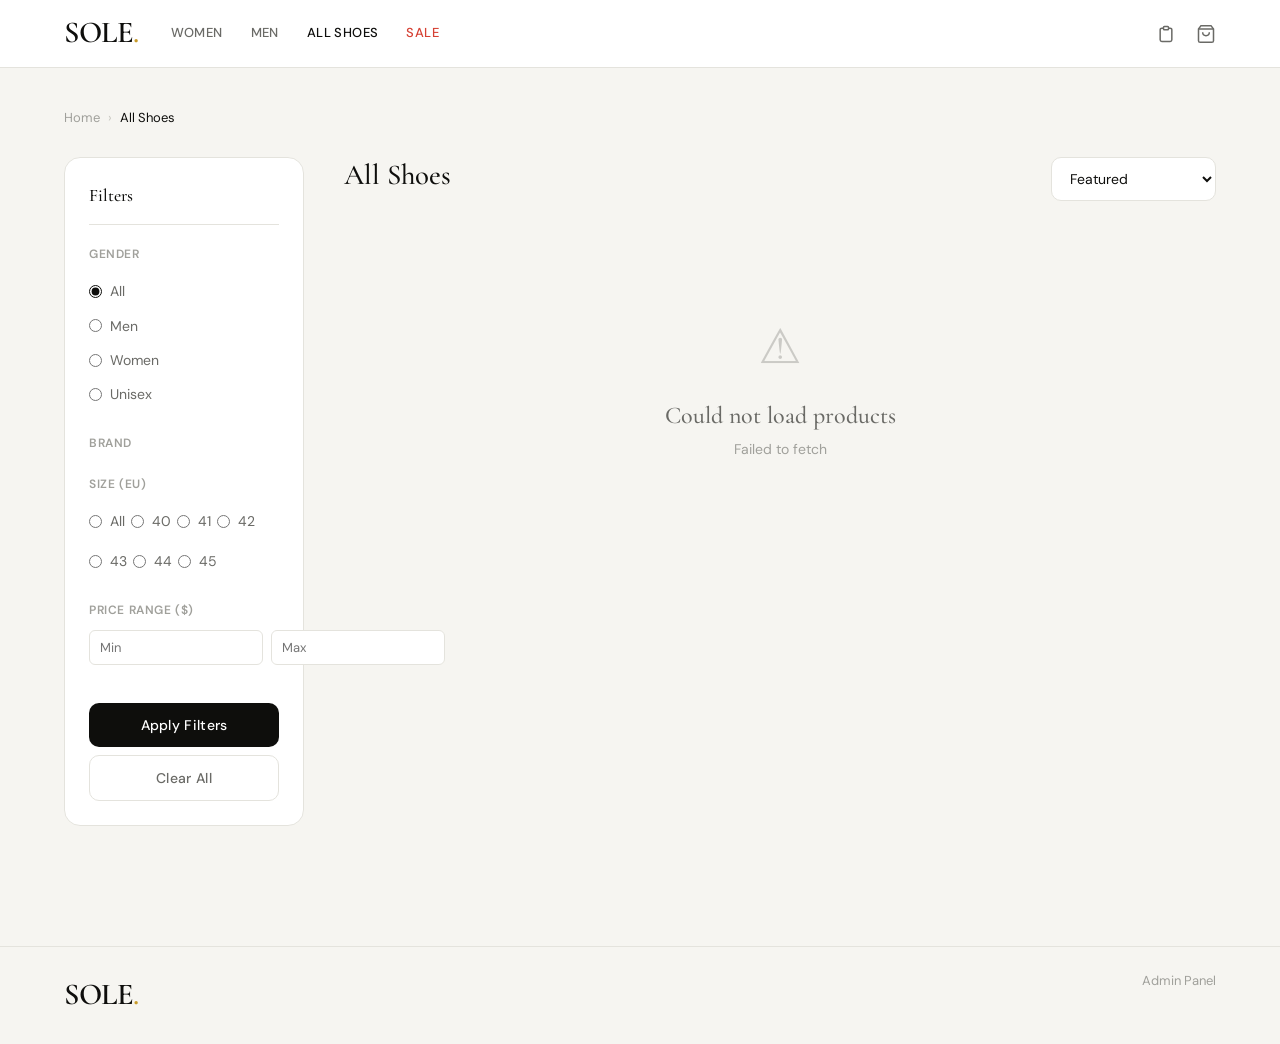
<file: frontend/products.html>
<!DOCTYPE html>
<html lang="en">
<head>
  <meta charset="UTF-8" />
  <meta name="viewport" content="width=device-width, initial-scale=1.0" />
  <title>All Shoes — SOLE.</title>
  <link rel="stylesheet" href="css/style.css" />
</head>
<body>

<div class="sale-banner" id="sale-banner">
  <span>⚡ Flash Sale Live</span>
  <span class="discount-badge" id="sale-pct-banner">—% OFF</span>
  <span>Ends in</span>
  <span class="sale-countdown" id="banner-countdown">--:--:--</span>
</div>

<nav class="nav">
  <div class="nav-inner">
    <a href="index.html" class="nav-brand">SOLE<span>.</span></a>
    <div class="nav-links">
      <a href="products.html?gender=women">Women</a>
      <a href="products.html?gender=men">Men</a>
      <a href="products.html" class="active">All Shoes</a>
      <a href="products.html?sale=true" class="sale-link">Sale</a>
    </div>
    <div class="nav-right">
      <a href="orders.html" class="nav-icon-btn" title="My Orders">
        <svg fill="none" stroke="currentColor" stroke-width="1.8" viewBox="0 0 24 24"><path d="M9 5H7a2 2 0 00-2 2v12a2 2 0 002 2h10a2 2 0 002-2V7a2 2 0 00-2-2h-2"/><rect x="9" y="3" width="6" height="4" rx="1"/></svg>
      </a>
      <a href="cart.html" class="nav-icon-btn" style="position:relative">
        <svg fill="none" stroke="currentColor" stroke-width="1.8" viewBox="0 0 24 24"><path d="M6 2L3 6v14a2 2 0 002 2h14a2 2 0 002-2V6l-3-4z"/><line x1="3" y1="6" x2="21" y2="6"/><path d="M16 10a4 4 0 01-8 0"/></svg>
        <span class="cart-badge" id="cart-badge" style="display:none">0</span>
      </a>
    </div>
  </div>
</nav>

<main class="container page-content">
  <div class="breadcrumb">
    <a href="index.html">Home</a>
    <span class="sep">›</span>
    <span class="current" id="breadcrumb-label">All Shoes</span>
  </div>

  <div class="listing-layout">
    <!-- Sidebar Filters -->
    <aside class="filter-sidebar">
      <div class="filter-title">Filters</div>

      <div class="filter-group">
        <div class="filter-group-label">Gender</div>
        <label class="filter-option"><input type="radio" name="gender" value="" checked> All</label>
        <label class="filter-option"><input type="radio" name="gender" value="men"> Men</label>
        <label class="filter-option"><input type="radio" name="gender" value="women"> Women</label>
        <label class="filter-option"><input type="radio" name="gender" value="unisex"> Unisex</label>
      </div>

      <div class="filter-group">
        <div class="filter-group-label">Brand</div>
        <div id="brand-filters">
          <!-- Injected by JS -->
        </div>
      </div>

      <div class="filter-group">
        <div class="filter-group-label">Size (EU)</div>
        <div style="display:flex;flex-wrap:wrap;gap:6px" id="size-filters">
          <label class="filter-option"><input type="radio" name="size" value=""> All</label>
          <label class="filter-option"><input type="radio" name="size" value="40"> 40</label>
          <label class="filter-option"><input type="radio" name="size" value="41"> 41</label>
          <label class="filter-option"><input type="radio" name="size" value="42"> 42</label>
          <label class="filter-option"><input type="radio" name="size" value="43"> 43</label>
          <label class="filter-option"><input type="radio" name="size" value="44"> 44</label>
          <label class="filter-option"><input type="radio" name="size" value="45"> 45</label>
        </div>
      </div>

      <div class="filter-group">
        <div class="filter-group-label">Price Range ($)</div>
        <div class="price-range-inputs">
          <input type="number" id="min-price" placeholder="Min" min="0">
          <input type="number" id="max-price" placeholder="Max" min="0">
        </div>
      </div>

      <button class="btn btn-primary btn-block mt-16" id="apply-filters">Apply Filters</button>
      <button class="btn btn-ghost btn-block mt-8" id="clear-filters">Clear All</button>
    </aside>

    <!-- Products -->
    <div>
      <div class="section-header">
        <h2 class="section-title" id="page-heading">All Shoes</h2>
        <span class="section-count" id="product-count"></span>
        <select class="form-select" id="sort-select" style="width:auto;margin-left:auto">
          <option value="featured">Featured</option>
          <option value="price_asc">Price: Low to High</option>
          <option value="price_desc">Price: High to Low</option>
          <option value="name">Name A–Z</option>
        </select>
      </div>

      <div class="product-grid" id="product-grid">
        <div class="page-loader" style="grid-column:1/-1">
          <div class="spinner"></div>
        </div>
      </div>
    </div>
  </div>
</main>

<footer style="border-top:1px solid var(--border);padding:24px 0;margin-top:40px">
  <div class="container" style="display:flex;justify-content:space-between;flex-wrap:wrap;gap:8px">
    <span class="nav-brand">SOLE<span>.</span></span>
    <a href="admin.html" class="text-sm text-muted">Admin Panel</a>
  </div>
</footer>

<div id="toast-container"></div>

<script src="js/cart.js"></script>
<script src="js/api.js"></script>
<script src="js/pages/index.js"></script>
<script src="js/pages/products.js"></script>
</body>
</html>
</file>
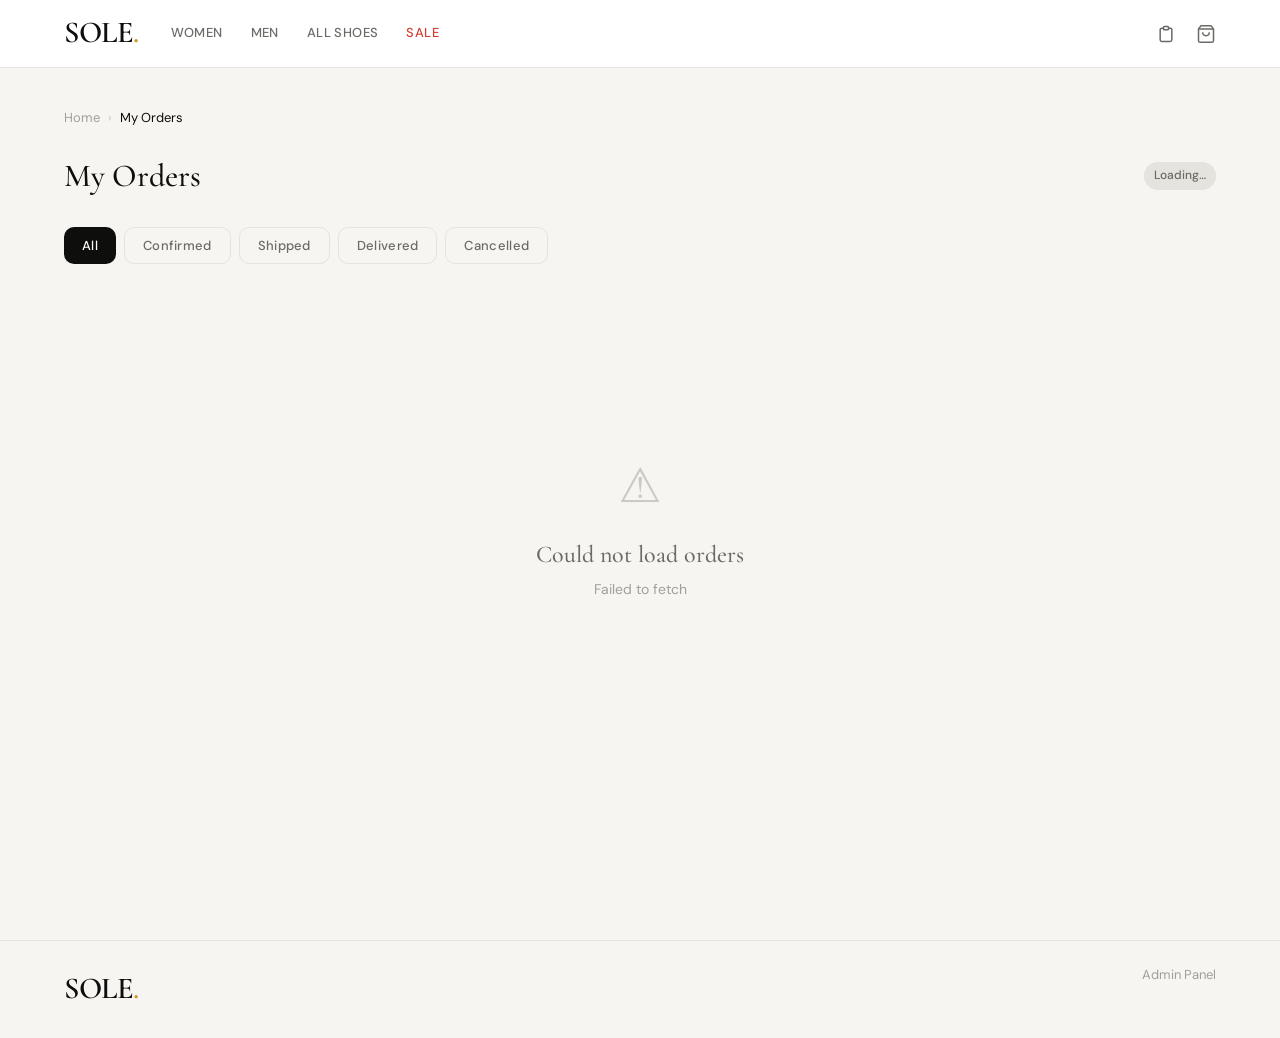
<file: frontend/return.html>
<!DOCTYPE html>
<html lang="en">
<head>
  <meta charset="UTF-8" />
  <meta name="viewport" content="width=device-width, initial-scale=1.0" />
  <title>Return Request — SOLE.</title>
  <link rel="stylesheet" href="css/style.css" />
</head>
<body>

<nav class="nav">
  <div class="nav-inner">
    <a href="index.html" class="nav-brand">SOLE<span>.</span></a>
    <div class="nav-links">
      <a href="products.html">Shop</a>
      <a href="orders.html">My Orders</a>
    </div>
    <div class="nav-right">
      <a href="orders.html" class="nav-icon-btn">
        <svg fill="none" stroke="currentColor" stroke-width="1.8" viewBox="0 0 24 24"><path d="M9 5H7a2 2 0 00-2 2v12a2 2 0 002 2h10a2 2 0 002-2V7a2 2 0 00-2-2h-2"/><rect x="9" y="3" width="6" height="4" rx="1"/></svg>
      </a>
      <a href="cart.html" class="nav-icon-btn" style="position:relative">
        <svg fill="none" stroke="currentColor" stroke-width="1.8" viewBox="0 0 24 24"><path d="M6 2L3 6v14a2 2 0 002 2h14a2 2 0 002-2V6l-3-4z"/><line x1="3" y1="6" x2="21" y2="6"/><path d="M16 10a4 4 0 01-8 0"/></svg>
        <span class="cart-badge" id="cart-badge" style="display:none">0</span>
      </a>
    </div>
  </div>
</nav>

<main class="container page-content" style="max-width:680px">
  <div class="breadcrumb">
    <a href="index.html">Home</a>
    <span class="sep">›</span>
    <a href="orders.html">My Orders</a>
    <span class="sep">›</span>
    <span class="current">Return Request</span>
  </div>

  <div class="page-loader" id="loader"><div class="spinner"></div></div>

  <!-- Error / blocked state -->
  <div class="hidden" id="blocked-state">
    <div class="card" style="text-align:center;padding:48px 32px">
      <div style="font-size:40px;margin-bottom:16px">🚫</div>
      <h2 style="font-family:var(--font-display);margin-bottom:12px" id="blocked-title">Cannot Process Return</h2>
      <p class="text-muted" id="blocked-msg"></p>
      <a href="orders.html" class="btn btn-primary mt-24">Back to Orders</a>
    </div>
  </div>

  <!-- Already returned state -->
  <div class="hidden" id="already-returned">
    <div class="card" style="text-align:center;padding:48px 32px">
      <div style="font-size:40px;margin-bottom:16px">✅</div>
      <h2 style="font-family:var(--font-display);margin-bottom:12px">Return Already Submitted</h2>
      <div style="background:var(--bg);border-radius:var(--radius-md);padding:16px;margin:20px 0;text-align:left">
        <div class="text-sm text-muted">Return Status</div>
        <div id="existing-return-status"></div>
        <div class="text-sm text-muted mt-8">Reason</div>
        <div id="existing-return-reason" class="font-medium"></div>
      </div>
      <a href="orders.html" class="btn btn-outline">Back to Orders</a>
    </div>
  </div>

  <!-- Return Form -->
  <div class="hidden" id="return-form-content">
    <h1 style="font-family:var(--font-display);font-size:2rem;margin-bottom:8px">Request a Return</h1>
    <p class="text-muted" style="margin-bottom:32px">
      Returns are accepted within 7 days of delivery for whole orders.
    </p>

    <!-- Order Summary Card -->
    <div class="card card-sm" style="margin-bottom:24px">
      <div style="display:flex;justify-content:space-between;align-items:center;flex-wrap:wrap;gap:8px;margin-bottom:14px">
        <div>
          <span class="text-sm text-muted">Order</span>
          <strong style="margin-left:6px" id="return-order-id">#—</strong>
        </div>
        <div id="return-status-badge"></div>
      </div>

      <div id="return-items-list"></div>

      <hr class="divider" style="margin:14px 0">
      <div style="display:flex;justify-content:space-between;align-items:center">
        <span class="text-sm text-muted">Order Total</span>
        <strong id="return-order-total"></strong>
      </div>
      <div style="display:flex;justify-content:space-between;align-items:center;margin-top:6px">
        <span class="text-sm text-muted">Days since order</span>
        <span class="text-sm" id="days-since" style="font-weight:500"></span>
      </div>
    </div>

    <!-- Return Reason Form -->
    <div class="card">
      <h3 style="font-family:var(--font-display);margin-bottom:20px">Return Details</h3>

      <div class="form-group">
        <label class="form-label">Reason for Return</label>
        <select class="form-select" id="return-reason">
          <option value="">— Select a reason —</option>
          <option value="wrong_size">Wrong size</option>
          <option value="defective">Defective / damaged item</option>
          <option value="changed_mind">Changed my mind</option>
          <option value="other">Other</option>
        </select>
      </div>

      <div class="form-group">
        <label class="form-label">Additional Notes <span class="text-muted">(optional)</span></label>
        <textarea class="form-textarea" id="return-notes"
                  placeholder="Describe the issue in more detail…"></textarea>
      </div>

      <div style="background:var(--bg);border-radius:var(--radius-md);padding:14px;
                  font-size:13px;color:var(--text-secondary);margin-bottom:20px;
                  display:flex;gap:8px">
        <span>ℹ️</span>
        <span>This will initiate a return for the <strong>entire order</strong>.
        You'll receive a confirmation once our team reviews your request (1–2 business days).</span>
      </div>

      <div style="display:flex;gap:10px">
        <a href="orders.html" class="btn btn-ghost" style="flex:1">Cancel</a>
        <button class="btn btn-danger" style="flex:2" id="submit-return-btn">
          Submit Return Request
        </button>
      </div>
    </div>
  </div>

  <!-- Success state -->
  <div class="hidden" id="success-state">
    <div class="card" style="text-align:center;padding:52px 32px">
      <div class="check-circle" style="margin:0 auto 20px">✓</div>
      <h2 style="font-family:var(--font-display);font-size:1.8rem;margin-bottom:10px">Return Requested!</h2>
      <p class="text-muted">We've received your return request for <strong id="success-order-id"></strong>.
      Our team will review it and get back to you within 1–2 business days.</p>
      <div style="display:flex;gap:12px;justify-content:center;flex-wrap:wrap;margin-top:28px">
        <a href="orders.html" class="btn btn-primary">My Orders</a>
        <a href="products.html" class="btn btn-outline">Continue Shopping</a>
      </div>
    </div>
  </div>
</main>

<div id="toast-container"></div>

<script src="js/cart.js"></script>
<script src="js/api.js"></script>
<script src="js/pages/return.js"></script>
</body>
</html>
</file>
<file: frontend/css/style.css>
/* ============================================================
   SOLE. — Global Stylesheet
   Aesthetic: Editorial Luxury Minimal
   Fonts: Cormorant Garamond (display) + DM Sans (body)
   ============================================================ */

@import url('https://fonts.googleapis.com/css2?family=Cormorant+Garamond:ital,wght@0,400;0,500;0,600;1,400&family=DM+Sans:ital,opsz,wght@0,9..40,300;0,9..40,400;0,9..40,500;0,9..40,600;1,9..40,300&display=swap');

/* ── CSS Variables ──────────────────────────────────────────── */
:root {
  --bg:           #F6F5F1;
  --surface:      #FFFFFF;
  --border:       #E4E3DD;
  --border-dark:  #C8C7C0;
  --text-primary: #0E0E0C;
  --text-secondary:#6A6A66;
  --text-muted:   #A0A09B;
  --gold:         #C89B2A;
  --gold-light:   #F0D070;
  --red:          #D64033;
  --red-light:    #FDECEA;
  --green:        #2A7A4B;
  --green-light:  #E8F5EE;
  --black:        #0E0E0C;
  --white:        #FFFFFF;

  --font-display: 'Cormorant Garamond', Georgia, serif;
  --font-body:    'DM Sans', system-ui, sans-serif;

  --radius-sm:  6px;
  --radius-md:  10px;
  --radius-lg:  16px;
  --radius-xl:  24px;

  --shadow-sm:  0 1px 4px rgba(14,14,12,.06);
  --shadow-md:  0 4px 20px rgba(14,14,12,.09);
  --shadow-lg:  0 12px 40px rgba(14,14,12,.14);

  --transition: 220ms cubic-bezier(.4,0,.2,1);
  --nav-h:      68px;
}

/* ── Reset ──────────────────────────────────────────────────── */
*, *::before, *::after { box-sizing: border-box; margin: 0; padding: 0; }

html { scroll-behavior: smooth; }

body {
  font-family:      var(--font-body);
  background-color: var(--bg);
  color:            var(--text-primary);
  font-size:        15px;
  line-height:      1.6;
  -webkit-font-smoothing: antialiased;
}

a { color: inherit; text-decoration: none; }
img { display: block; max-width: 100%; }
button { cursor: pointer; font-family: inherit; border: none; background: none; }
input, select, textarea { font-family: inherit; }
ul, ol { list-style: none; }

/* ── Typography ─────────────────────────────────────────────── */
.display-font { font-family: var(--font-display); }

h1, h2, h3 { font-family: var(--font-display); font-weight: 500; line-height: 1.2; }
h1 { font-size: clamp(2rem, 5vw, 3.5rem); }
h2 { font-size: clamp(1.5rem, 3vw, 2.2rem); }
h3 { font-size: 1.3rem; }

/* ── Layout ─────────────────────────────────────────────────── */
.container {
  max-width: 1200px;
  margin: 0 auto;
  padding: 0 24px;
}

.page-content {
  min-height: calc(100vh - var(--nav-h));
  padding-top: 40px;
  padding-bottom: 80px;
}

/* ── Navigation ─────────────────────────────────────────────── */
.nav {
  position:       sticky;
  top:            0;
  z-index:        100;
  background:     var(--surface);
  border-bottom:  1px solid var(--border);
  height:         var(--nav-h);
  backdrop-filter: blur(12px);
  -webkit-backdrop-filter: blur(12px);
}

.nav-inner {
  display:         flex;
  align-items:     center;
  gap:             32px;
  height:          100%;
  max-width:       1200px;
  margin:          0 auto;
  padding:         0 24px;
}

.nav-brand {
  font-family:  var(--font-display);
  font-size:    1.9rem;
  font-weight:  600;
  letter-spacing: -.5px;
  color:        var(--black);
  flex-shrink:  0;
}

.nav-brand span { color: var(--gold); }

.nav-links {
  display:   flex;
  gap:       28px;
  flex:      1;
}

.nav-links a {
  font-size:      13px;
  font-weight:    500;
  letter-spacing: .4px;
  text-transform: uppercase;
  color:          var(--text-secondary);
  transition:     color var(--transition);
  white-space:    nowrap;
}

.nav-links a:hover,
.nav-links a.active { color: var(--black); }

.nav-links a.sale-link { color: var(--red); }

.nav-right {
  display:     flex;
  align-items: center;
  gap:         20px;
  margin-left: auto;
}

.nav-icon-btn {
  position:    relative;
  display:     flex;
  align-items: center;
  gap:         6px;
  font-size:   13px;
  font-weight: 500;
  color:       var(--text-secondary);
  transition:  color var(--transition);
  cursor:      pointer;
}

.nav-icon-btn:hover { color: var(--black); }

.nav-icon-btn svg { width: 20px; height: 20px; }

.cart-badge {
  position:   absolute;
  top:        -6px;
  right:      -8px;
  background: var(--black);
  color:      var(--white);
  font-size:  10px;
  font-weight: 600;
  min-width:  17px;
  height:     17px;
  border-radius: 999px;
  display:    flex;
  align-items: center;
  justify-content: center;
  padding:    0 3px;
}

/* ── Breadcrumb ─────────────────────────────────────────────── */
.breadcrumb {
  display:     flex;
  align-items: center;
  gap:         8px;
  font-size:   13px;
  color:       var(--text-muted);
  margin-bottom: 28px;
}

.breadcrumb a { transition: color var(--transition); }
.breadcrumb a:hover { color: var(--text-primary); }
.breadcrumb .sep { color: var(--border-dark); }
.breadcrumb .current { color: var(--text-primary); }

/* ── Sale Banner ────────────────────────────────────────────── */
.sale-banner {
  background: var(--black);
  color:      var(--white);
  text-align: center;
  padding:    10px 24px;
  font-size:  13px;
  font-weight: 500;
  letter-spacing: .3px;
  display:    none;
  align-items: center;
  justify-content: center;
  gap: 12px;
}

.sale-banner.active { display: flex; }

.sale-banner .discount-badge {
  background:    var(--gold);
  color:         var(--black);
  font-weight:   700;
  font-size:     12px;
  padding:       3px 8px;
  border-radius: var(--radius-sm);
}

.sale-countdown {
  font-family: var(--font-display);
  font-size:   18px;
  font-weight: 600;
  letter-spacing: 1px;
  color: var(--gold-light);
}

/* ── Product Card ───────────────────────────────────────────── */
.product-grid {
  display:               grid;
  grid-template-columns: repeat(auto-fill, minmax(240px, 1fr));
  gap:                   24px;
}

.product-card {
  background:    var(--surface);
  border-radius: var(--radius-lg);
  overflow:      hidden;
  border:        1px solid var(--border);
  transition:    transform var(--transition), box-shadow var(--transition);
  cursor:        pointer;
}

.product-card:hover {
  transform:   translateY(-4px);
  box-shadow:  var(--shadow-md);
}

.product-card-img {
  aspect-ratio: 4/3;
  overflow:     hidden;
  background:   var(--bg);
}

.product-card-img img {
  width:       100%;
  height:      100%;
  object-fit:  cover;
  transition:  transform 400ms cubic-bezier(.4,0,.2,1);
}

.product-card:hover .product-card-img img {
  transform: scale(1.05);
}

.product-card-body { padding: 16px 18px 20px; }

.product-brand {
  font-size:      11px;
  font-weight:    600;
  letter-spacing: .8px;
  text-transform: uppercase;
  color:          var(--text-muted);
  margin-bottom:  4px;
}

.product-name {
  font-family: var(--font-display);
  font-size:   1.05rem;
  font-weight: 500;
  margin-bottom: 10px;
  line-height:  1.3;
}

.product-price {
  display:     flex;
  align-items: baseline;
  gap:         8px;
}

.price-current {
  font-size:   1.05rem;
  font-weight: 600;
  color:       var(--black);
}

.price-current.sale { color: var(--red); }

.price-original {
  font-size:        0.88rem;
  color:            var(--text-muted);
  text-decoration:  line-through;
}

.sale-pct-badge {
  font-size:     11px;
  font-weight:   700;
  color:         var(--red);
  background:    var(--red-light);
  padding:       2px 6px;
  border-radius: var(--radius-sm);
}

.out-of-stock-badge {
  font-size:    11px;
  font-weight:  600;
  color:        var(--text-muted);
  background:   var(--border);
  padding:      2px 8px;
  border-radius: var(--radius-sm);
}

/* ── Buttons ────────────────────────────────────────────────── */
.btn {
  display:         inline-flex;
  align-items:     center;
  justify-content: center;
  gap:             8px;
  font-family:     var(--font-body);
  font-size:       14px;
  font-weight:     500;
  letter-spacing:  .3px;
  padding:         13px 28px;
  border-radius:   var(--radius-md);
  transition:      background var(--transition), color var(--transition),
                   transform var(--transition), box-shadow var(--transition);
  white-space:     nowrap;
}

.btn:active { transform: scale(.98); }

.btn-primary {
  background: var(--black);
  color:      var(--white);
}

.btn-primary:hover { background: #2A2A28; box-shadow: var(--shadow-sm); }

.btn-outline {
  background: transparent;
  color:      var(--black);
  border:     1.5px solid var(--black);
}

.btn-outline:hover { background: var(--black); color: var(--white); }

.btn-ghost {
  background: transparent;
  color:      var(--text-secondary);
  border:     1.5px solid var(--border);
}

.btn-ghost:hover { border-color: var(--border-dark); color: var(--black); }

.btn-danger {
  background: var(--red);
  color:      var(--white);
}

.btn-danger:hover { background: #b53328; }

.btn-lg { padding: 16px 36px; font-size: 15px; }
.btn-sm { padding: 9px 18px;  font-size: 13px; }
.btn-block { width: 100%; }
.btn:disabled { opacity: .45; pointer-events: none; }

/* Icon button */
.icon-btn {
  width:           40px;
  height:          40px;
  border-radius:   var(--radius-md);
  display:         flex;
  align-items:     center;
  justify-content: center;
  border:          1.5px solid var(--border);
  color:           var(--text-secondary);
  transition:      all var(--transition);
}

.icon-btn:hover { border-color: var(--black); color: var(--black); }
.icon-btn.active { background: var(--black); border-color: var(--black); color: var(--white); }

/* ── Form Controls ──────────────────────────────────────────── */
.form-group { margin-bottom: 18px; }

.form-label {
  display:      block;
  font-size:    13px;
  font-weight:  500;
  color:        var(--text-secondary);
  margin-bottom: 6px;
  letter-spacing: .3px;
}

.form-input,
.form-select,
.form-textarea {
  width:         100%;
  padding:       11px 14px;
  border:        1.5px solid var(--border);
  border-radius: var(--radius-md);
  font-family:   var(--font-body);
  font-size:     14px;
  color:         var(--text-primary);
  background:    var(--surface);
  outline:       none;
  transition:    border-color var(--transition), box-shadow var(--transition);
}

.form-input:focus,
.form-select:focus,
.form-textarea:focus {
  border-color: var(--black);
  box-shadow: 0 0 0 3px rgba(14,14,12,.07);
}

.form-textarea { min-height: 90px; resize: vertical; }

/* ── Size Selector ──────────────────────────────────────────── */
.size-grid {
  display:   flex;
  flex-wrap: wrap;
  gap:       8px;
  margin-top: 10px;
}

.size-btn {
  width:         54px;
  height:        44px;
  border:        1.5px solid var(--border);
  border-radius: var(--radius-md);
  font-size:     13px;
  font-weight:   500;
  color:         var(--text-primary);
  background:    var(--surface);
  transition:    all var(--transition);
}

.size-btn:hover:not(:disabled) {
  border-color: var(--black);
  background:   var(--bg);
}

.size-btn.selected {
  background:   var(--black);
  border-color: var(--black);
  color:        var(--white);
}

.size-btn:disabled {
  opacity:        .35;
  cursor:         not-allowed;
  text-decoration: line-through;
}

/* ── Color Selector ─────────────────────────────────────────── */
.color-options {
  display:    flex;
  gap:        8px;
  flex-wrap:  wrap;
  margin-top: 10px;
}

.color-chip {
  padding:       8px 14px;
  border:        1.5px solid var(--border);
  border-radius: var(--radius-sm);
  font-size:     13px;
  font-weight:   400;
  color:         var(--text-secondary);
  background:    var(--surface);
  cursor:        pointer;
  transition:    all var(--transition);
}

.color-chip:hover { border-color: var(--border-dark); color: var(--black); }
.color-chip.selected { border-color: var(--black); color: var(--black); font-weight: 500; }

/* ── Stars ──────────────────────────────────────────────────── */
.stars {
  display:     inline-flex;
  gap:         2px;
  color:       var(--gold);
  font-size:   14px;
}

.stars .empty { color: var(--border-dark); }

/* ── Tags / Badges ──────────────────────────────────────────── */
.badge {
  display:        inline-flex;
  align-items:    center;
  gap:            5px;
  font-size:      12px;
  font-weight:    500;
  padding:        4px 10px;
  border-radius:  999px;
  white-space:    nowrap;
}

.badge-neutral  { background: var(--border); color: var(--text-secondary); }
.badge-gold     { background: #FDF3D7; color: #8B6200; }
.badge-green    { background: var(--green-light); color: var(--green); }
.badge-red      { background: var(--red-light); color: var(--red); }
.badge-blue     { background: #EBF4FF; color: #1A5FA0; }
.badge-purple   { background: #F3EEFF; color: #6B35B8; }

/* order status badges */
.status-pending   { background: #FFF8E1; color: #8B6200; }
.status-confirmed { background: #EBF4FF; color: #1A5FA0; }
.status-shipped   { background: #F3EEFF; color: #6B35B8; }
.status-delivered { background: var(--green-light); color: var(--green); }
.status-cancelled { background: var(--red-light); color: var(--red); }

/* ── Card ───────────────────────────────────────────────────── */
.card {
  background:    var(--surface);
  border:        1px solid var(--border);
  border-radius: var(--radius-lg);
  padding:       28px;
}

.card-sm { padding: 20px; }

/* ── Section Header ─────────────────────────────────────────── */
.section-header {
  display:       flex;
  align-items:   baseline;
  gap:           16px;
  margin-bottom: 28px;
}

.section-title {
  font-family: var(--font-display);
  font-size:   1.8rem;
  font-weight: 500;
}

.section-count {
  font-size:   14px;
  color:       var(--text-muted);
}

/* ── Divider ────────────────────────────────────────────────── */
.divider {
  border: none;
  border-top: 1px solid var(--border);
  margin: 24px 0;
}

/* ── Stock indicator ────────────────────────────────────────── */
.stock-indicator {
  font-size:   13px;
  font-weight: 500;
}

.stock-indicator.low   { color: var(--red); }
.stock-indicator.medium { color: #C07020; }
.stock-indicator.good  { color: var(--green); }

/* ── Image Gallery ──────────────────────────────────────────── */
.gallery { display: grid; grid-template-columns: 1fr; gap: 12px; }

.gallery-main {
  aspect-ratio: 5/4;
  border-radius: var(--radius-lg);
  overflow:      hidden;
  background:    var(--bg);
  border:        1px solid var(--border);
}

.gallery-main img {
  width:      100%;
  height:     100%;
  object-fit: cover;
  transition: opacity var(--transition);
}

.gallery-thumbs {
  display: grid;
  grid-template-columns: repeat(4, 1fr);
  gap:     8px;
}

.gallery-thumb {
  aspect-ratio: 1;
  border-radius: var(--radius-md);
  overflow:     hidden;
  background:   var(--bg);
  border:       1.5px solid var(--border);
  cursor:       pointer;
  transition:   border-color var(--transition);
}

.gallery-thumb.active { border-color: var(--black); }

.gallery-thumb img {
  width:      100%;
  height:     100%;
  object-fit: cover;
}

/* ── Product Detail Layout ──────────────────────────────────── */
.product-detail-grid {
  display: grid;
  grid-template-columns: 1fr 1fr;
  gap:     48px;
  align-items: start;
}

.product-info { position: sticky; top: calc(var(--nav-h) + 24px); }

.product-detail-brand {
  display:      flex;
  align-items:  center;
  gap:          8px;
  font-size:    12px;
  font-weight:  600;
  letter-spacing: .8px;
  text-transform: uppercase;
  color:        var(--text-muted);
  margin-bottom: 10px;
}

.product-detail-name {
  font-family:  var(--font-display);
  font-size:    clamp(1.6rem, 3vw, 2.4rem);
  font-weight:  500;
  line-height:  1.2;
  margin-bottom: 12px;
}

.product-detail-price {
  display:     flex;
  align-items: baseline;
  gap:         12px;
  margin:      18px 0;
}

.price-big {
  font-family:  var(--font-display);
  font-size:    2rem;
  font-weight:  600;
}

.price-big.sale-price { color: var(--red); }

.section-label {
  font-size:      12px;
  font-weight:    600;
  letter-spacing: .6px;
  text-transform: uppercase;
  color:          var(--text-muted);
  margin-bottom:  8px;
}

/* ── Filter Sidebar ─────────────────────────────────────────── */
.listing-layout {
  display:               grid;
  grid-template-columns: 240px 1fr;
  gap:                   40px;
  align-items:           start;
}

.filter-sidebar {
  position:   sticky;
  top:        calc(var(--nav-h) + 24px);
  background: var(--surface);
  border:     1px solid var(--border);
  border-radius: var(--radius-lg);
  padding:    24px;
}

.filter-title {
  font-family:  var(--font-display);
  font-size:    1.1rem;
  font-weight:  500;
  margin-bottom: 20px;
  padding-bottom: 14px;
  border-bottom: 1px solid var(--border);
}

.filter-group { margin-bottom: 22px; }

.filter-group-label {
  font-size:    12px;
  font-weight:  600;
  text-transform: uppercase;
  letter-spacing: .6px;
  color:        var(--text-muted);
  margin-bottom: 10px;
}

.filter-option {
  display:     flex;
  align-items: center;
  gap:         8px;
  font-size:   14px;
  color:       var(--text-secondary);
  cursor:      pointer;
  padding:     6px 0;
  transition:  color var(--transition);
}

.filter-option:hover { color: var(--black); }
.filter-option input[type="checkbox"] { accent-color: var(--black); }

.filter-option input[type="radio"] { accent-color: var(--black); }

.price-range-inputs {
  display: grid;
  grid-template-columns: 1fr 1fr;
  gap: 8px;
}

.price-range-inputs input {
  padding:       8px 10px;
  border:        1.5px solid var(--border);
  border-radius: var(--radius-sm);
  font-size:     13px;
  font-family:   var(--font-body);
  outline:       none;
  transition:    border-color var(--transition);
}

.price-range-inputs input:focus { border-color: var(--black); }

/* ── Cart ───────────────────────────────────────────────────── */
.cart-layout {
  display:               grid;
  grid-template-columns: 1fr 360px;
  gap:                   40px;
  align-items:           start;
}

.cart-item {
  display:       grid;
  grid-template-columns: 100px 1fr auto;
  gap:           18px;
  align-items:   center;
  padding:       20px 0;
  border-bottom: 1px solid var(--border);
}

.cart-item:last-child { border-bottom: none; }

.cart-item-img {
  width:         100px;
  height:        80px;
  border-radius: var(--radius-md);
  overflow:      hidden;
  background:    var(--bg);
  flex-shrink:   0;
}

.cart-item-img img {
  width: 100%; height: 100%; object-fit: cover;
}

.cart-item-name {
  font-family: var(--font-display);
  font-size:   1rem;
  font-weight: 500;
  margin-bottom: 4px;
}

.cart-item-meta {
  font-size: 13px;
  color:     var(--text-muted);
  margin-bottom: 10px;
}

.qty-control {
  display:     flex;
  align-items: center;
  gap:         0;
  border:      1.5px solid var(--border);
  border-radius: var(--radius-md);
  overflow:    hidden;
  width:       fit-content;
}

.qty-btn {
  width:    34px;
  height:   34px;
  display:  flex;
  align-items: center;
  justify-content: center;
  font-size: 16px;
  color:    var(--text-secondary);
  transition: background var(--transition), color var(--transition);
}

.qty-btn:hover { background: var(--bg); color: var(--black); }

.qty-value {
  width:       36px;
  text-align:  center;
  font-size:   14px;
  font-weight: 500;
  border-left: 1px solid var(--border);
  border-right: 1px solid var(--border);
  line-height: 34px;
}

.cart-summary {
  background:    var(--surface);
  border:        1px solid var(--border);
  border-radius: var(--radius-lg);
  padding:       28px;
  position:      sticky;
  top:           calc(var(--nav-h) + 24px);
}

.summary-title {
  font-family: var(--font-display);
  font-size:   1.3rem;
  font-weight: 500;
  margin-bottom: 20px;
  padding-bottom: 16px;
  border-bottom: 1px solid var(--border);
}

.summary-row {
  display:         flex;
  justify-content: space-between;
  align-items:     center;
  font-size:       14px;
  margin-bottom:   10px;
  color:           var(--text-secondary);
}

.summary-row.total {
  font-size:    16px;
  font-weight:  600;
  color:        var(--text-primary);
  margin-top:   16px;
  padding-top:  16px;
  border-top:   1px solid var(--border);
  margin-bottom: 0;
}

/* ── Order List ─────────────────────────────────────────────── */
.order-card {
  background:    var(--surface);
  border:        1px solid var(--border);
  border-radius: var(--radius-lg);
  padding:       24px 28px;
  margin-bottom: 16px;
  transition:    box-shadow var(--transition);
}

.order-card:hover { box-shadow: var(--shadow-sm); }

.order-card-header {
  display:         flex;
  align-items:     center;
  justify-content: space-between;
  margin-bottom:   16px;
  flex-wrap:       wrap;
  gap:             10px;
}

.order-id {
  font-family: var(--font-display);
  font-size:   1.1rem;
  font-weight: 500;
}

.order-meta {
  font-size: 13px;
  color:     var(--text-muted);
  margin-top: 2px;
}

.order-items-preview {
  display:   flex;
  gap:       10px;
  flex-wrap: wrap;
  margin-bottom: 16px;
}

.order-item-thumb {
  width:         56px;
  height:        48px;
  border-radius: var(--radius-sm);
  overflow:      hidden;
  background:    var(--bg);
  border:        1px solid var(--border);
  flex-shrink:   0;
}

.order-item-thumb img { width: 100%; height: 100%; object-fit: cover; }

.order-card-footer {
  display:         flex;
  align-items:     center;
  justify-content: space-between;
  padding-top:     16px;
  border-top:      1px solid var(--border);
  flex-wrap:       wrap;
  gap:             12px;
}

.order-total {
  font-family: var(--font-display);
  font-size:   1.2rem;
  font-weight: 600;
}

/* ── Hero ───────────────────────────────────────────────────── */
.hero {
  background:    var(--black);
  color:         var(--white);
  padding:       80px 24px;
  text-align:    center;
  position:      relative;
  overflow:      hidden;
}

.hero::before {
  content:    '';
  position:   absolute;
  inset:      0;
  background: radial-gradient(ellipse 70% 60% at 50% 50%, rgba(200,155,42,.15), transparent);
  pointer-events: none;
}

.hero-tag {
  display:        inline-block;
  font-size:      11px;
  font-weight:    600;
  letter-spacing: 2px;
  text-transform: uppercase;
  color:          var(--gold);
  margin-bottom:  16px;
}

.hero-title {
  font-family: var(--font-display);
  font-size:   clamp(2.4rem, 6vw, 5rem);
  font-weight: 400;
  line-height: 1.1;
  margin-bottom: 20px;
  color:       var(--white);
}

.hero-title em {
  font-style: italic;
  color:      var(--gold-light);
}

.hero-sub {
  color:       rgba(255,255,255,.6);
  font-size:   16px;
  max-width:   480px;
  margin:      0 auto 36px;
}

.hero-sale-info {
  display:        inline-flex;
  align-items:    center;
  gap:            12px;
  background:     rgba(255,255,255,.08);
  border:         1px solid rgba(255,255,255,.15);
  border-radius:  var(--radius-xl);
  padding:        14px 28px;
  margin-bottom:  32px;
  font-size:      15px;
}

/* ── Admin ──────────────────────────────────────────────────── */
.admin-grid {
  display:               grid;
  grid-template-columns: 1fr 1fr;
  gap:                   24px;
}

.stat-card {
  background:    var(--surface);
  border:        1px solid var(--border);
  border-radius: var(--radius-lg);
  padding:       24px 28px;
}

.stat-value {
  font-family: var(--font-display);
  font-size:   2.4rem;
  font-weight: 600;
  line-height: 1;
  margin-bottom: 6px;
}

.stat-label {
  font-size:  13px;
  color:      var(--text-muted);
  font-weight: 500;
}

.load-test-results {
  background:    #0E0E0C;
  color:         #E0E0DC;
  border-radius: var(--radius-md);
  padding:       18px 20px;
  font-family:   monospace;
  font-size:     13px;
  line-height:   1.7;
  max-height:    320px;
  overflow-y:    auto;
  margin-top:    16px;
}

.log-success { color: #62C887; }
.log-error   { color: #F17070; }
.log-warn    { color: #F0C060; }
.log-info    { color: #7DB8F0; }

/* ── Toast Notification ─────────────────────────────────────── */
#toast-container {
  position:  fixed;
  bottom:    28px;
  right:     28px;
  z-index:   9999;
  display:   flex;
  flex-direction: column;
  gap:       10px;
  pointer-events: none;
}

.toast {
  background:    var(--surface);
  border:        1px solid var(--border);
  border-radius: var(--radius-md);
  padding:       14px 18px;
  font-size:     14px;
  box-shadow:    var(--shadow-lg);
  max-width:     340px;
  display:       flex;
  align-items:   center;
  gap:           10px;
  animation:     toastIn 300ms cubic-bezier(.34,1.56,.64,1) forwards;
  pointer-events: all;
}

.toast.success { border-left: 3px solid var(--green); }
.toast.error   { border-left: 3px solid var(--red); }
.toast.info    { border-left: 3px solid var(--gold); }

@keyframes toastIn {
  from { opacity: 0; transform: translateY(12px) scale(.95); }
  to   { opacity: 1; transform: translateY(0)   scale(1); }
}

/* ── Loading Spinner ─────────────────────────────────────────── */
.spinner {
  width:         32px;
  height:        32px;
  border:        3px solid var(--border);
  border-top-color: var(--black);
  border-radius: 50%;
  animation:     spin .7s linear infinite;
}

@keyframes spin { to { transform: rotate(360deg); } }

.page-loader {
  display:         flex;
  justify-content: center;
  align-items:     center;
  padding:         80px 0;
}

/* ── Empty State ────────────────────────────────────────────── */
.empty-state {
  text-align:  center;
  padding:     80px 24px;
  color:       var(--text-muted);
}

.empty-state-icon {
  font-size:     48px;
  margin-bottom: 16px;
  opacity:       .5;
}

.empty-state h3 {
  font-family:  var(--font-display);
  font-size:    1.5rem;
  color:        var(--text-secondary);
  margin-bottom: 8px;
}

.empty-state p {
  font-size:  14px;
  margin-bottom: 24px;
}

/* ── Modal ──────────────────────────────────────────────────── */
.modal-overlay {
  position:         fixed;
  inset:            0;
  background:       rgba(14,14,12,.5);
  z-index:          200;
  display:          flex;
  align-items:      center;
  justify-content:  center;
  padding:          24px;
  backdrop-filter:  blur(4px);
  animation:        fadeIn 200ms ease;
}

@keyframes fadeIn { from { opacity: 0; } to { opacity: 1; } }

.modal {
  background:    var(--surface);
  border-radius: var(--radius-xl);
  padding:       36px;
  width:         100%;
  max-width:     480px;
  box-shadow:    var(--shadow-lg);
  animation:     slideUp 250ms cubic-bezier(.34,1.3,.64,1);
}

@keyframes slideUp {
  from { opacity: 0; transform: translateY(20px); }
  to   { opacity: 1; transform: translateY(0); }
}

.modal-title {
  font-family:   var(--font-display);
  font-size:     1.6rem;
  margin-bottom: 24px;
}

/* ── Confirmation Page ──────────────────────────────────────── */
.confirmation-card {
  max-width:     640px;
  margin:        0 auto;
  text-align:    center;
  background:    var(--surface);
  border:        1px solid var(--border);
  border-radius: var(--radius-xl);
  padding:       52px 40px;
}

.check-circle {
  width:          72px;
  height:         72px;
  background:     var(--green-light);
  border-radius:  50%;
  display:        flex;
  align-items:    center;
  justify-content: center;
  margin:         0 auto 24px;
  font-size:      32px;
}

/* ── Responsive ─────────────────────────────────────────────── */
@media (max-width: 768px) {
  .product-detail-grid,
  .listing-layout,
  .cart-layout { grid-template-columns: 1fr; gap: 28px; }

  .product-info { position: static; }
  .filter-sidebar { position: static; }
  .cart-summary { position: static; }

  .admin-grid { grid-template-columns: 1fr; }

  .nav-links { display: none; }
  .container { padding: 0 16px; }

  .page-content { padding-top: 24px; padding-bottom: 60px; }
}

/* ── Utility ─────────────────────────────────────────────────── */
.flex           { display: flex; }
.flex-col       { flex-direction: column; }
.items-center   { align-items: center; }
.justify-between{ justify-content: space-between; }
.gap-8          { gap: 8px; }
.gap-12         { gap: 12px; }
.gap-16         { gap: 16px; }
.gap-20         { gap: 20px; }
.mt-4           { margin-top: 4px; }
.mt-8           { margin-top: 8px; }
.mt-12          { margin-top: 12px; }
.mt-16          { margin-top: 16px; }
.mt-24          { margin-top: 24px; }
.mt-32          { margin-top: 32px; }
.mb-8           { margin-bottom: 8px; }
.mb-16          { margin-bottom: 16px; }
.mb-24          { margin-bottom: 24px; }
.text-sm        { font-size: 13px; }
.text-muted     { color: var(--text-muted); }
.text-secondary { color: var(--text-secondary); }
.text-red       { color: var(--red); }
.text-green     { color: var(--green); }
.font-medium    { font-weight: 500; }
.font-semibold  { font-weight: 600; }
.hidden         { display: none !important; }
.w-full         { width: 100%; }
</file>
